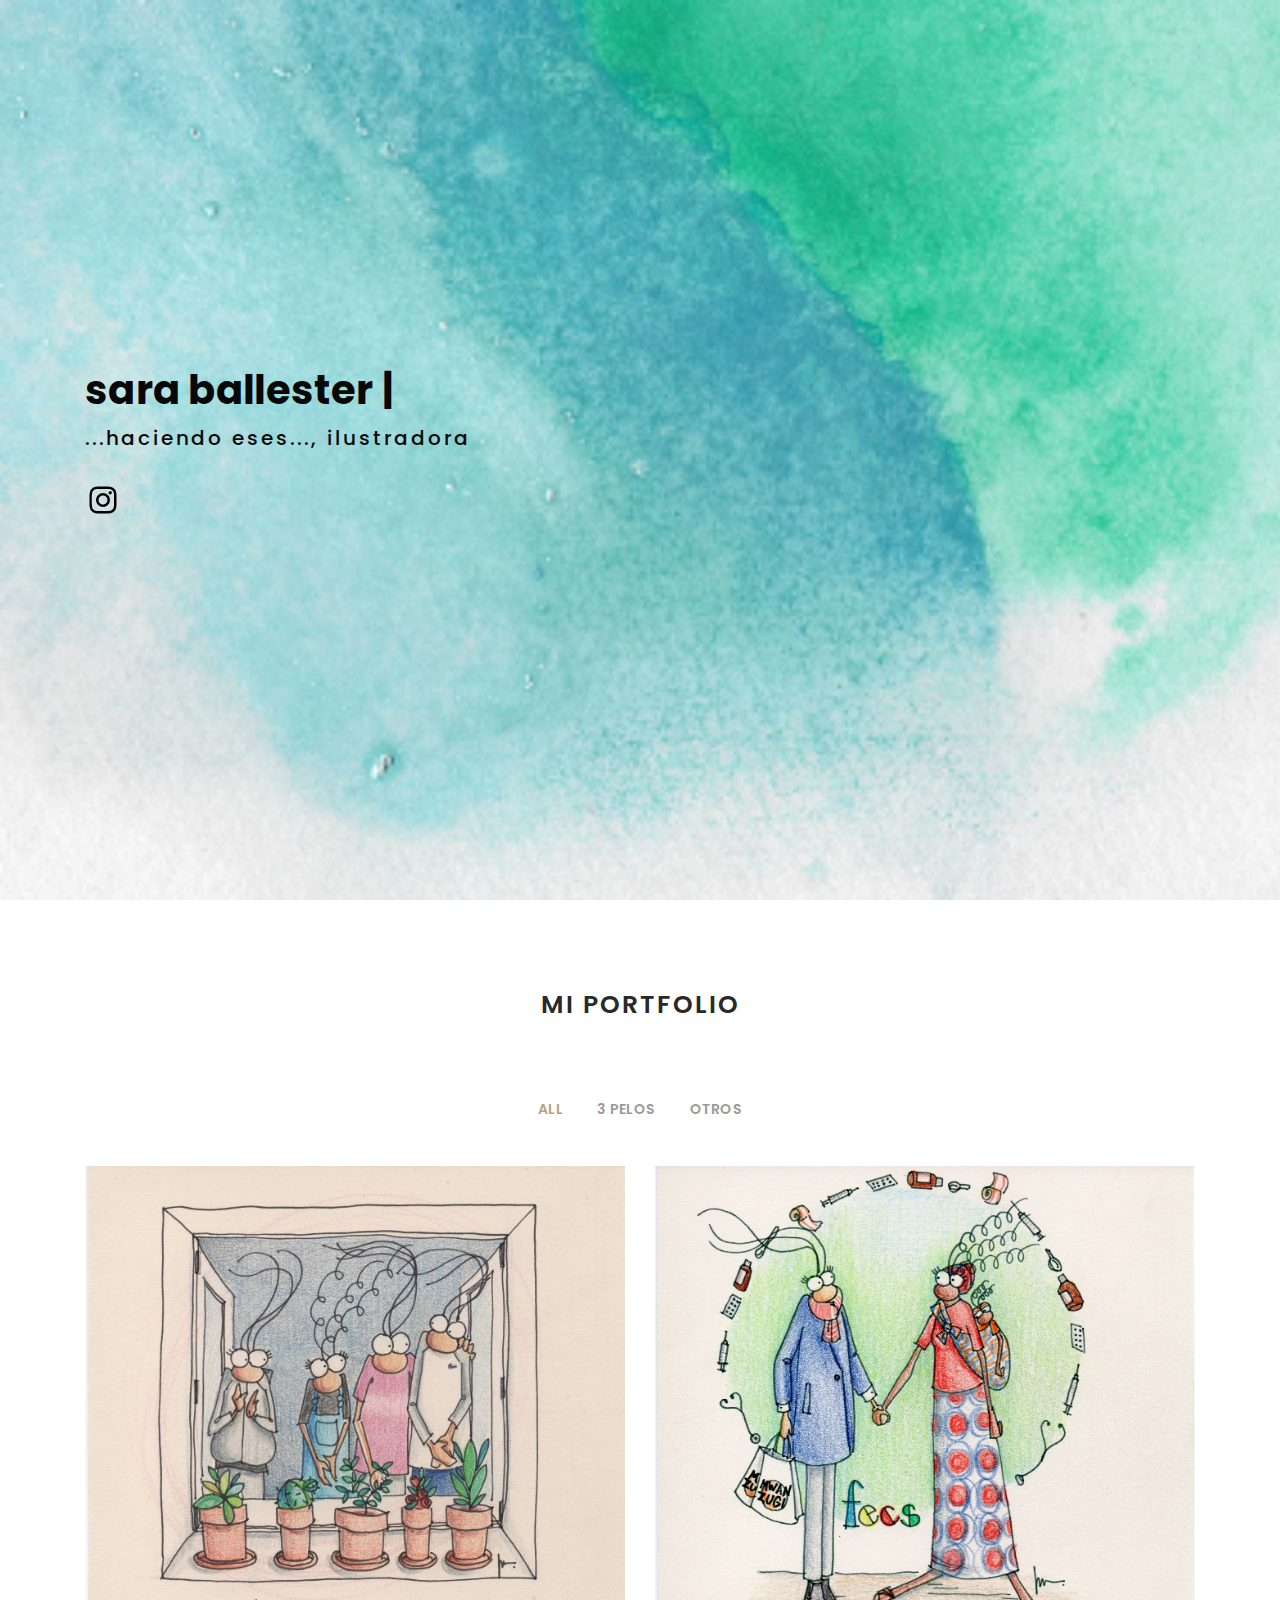
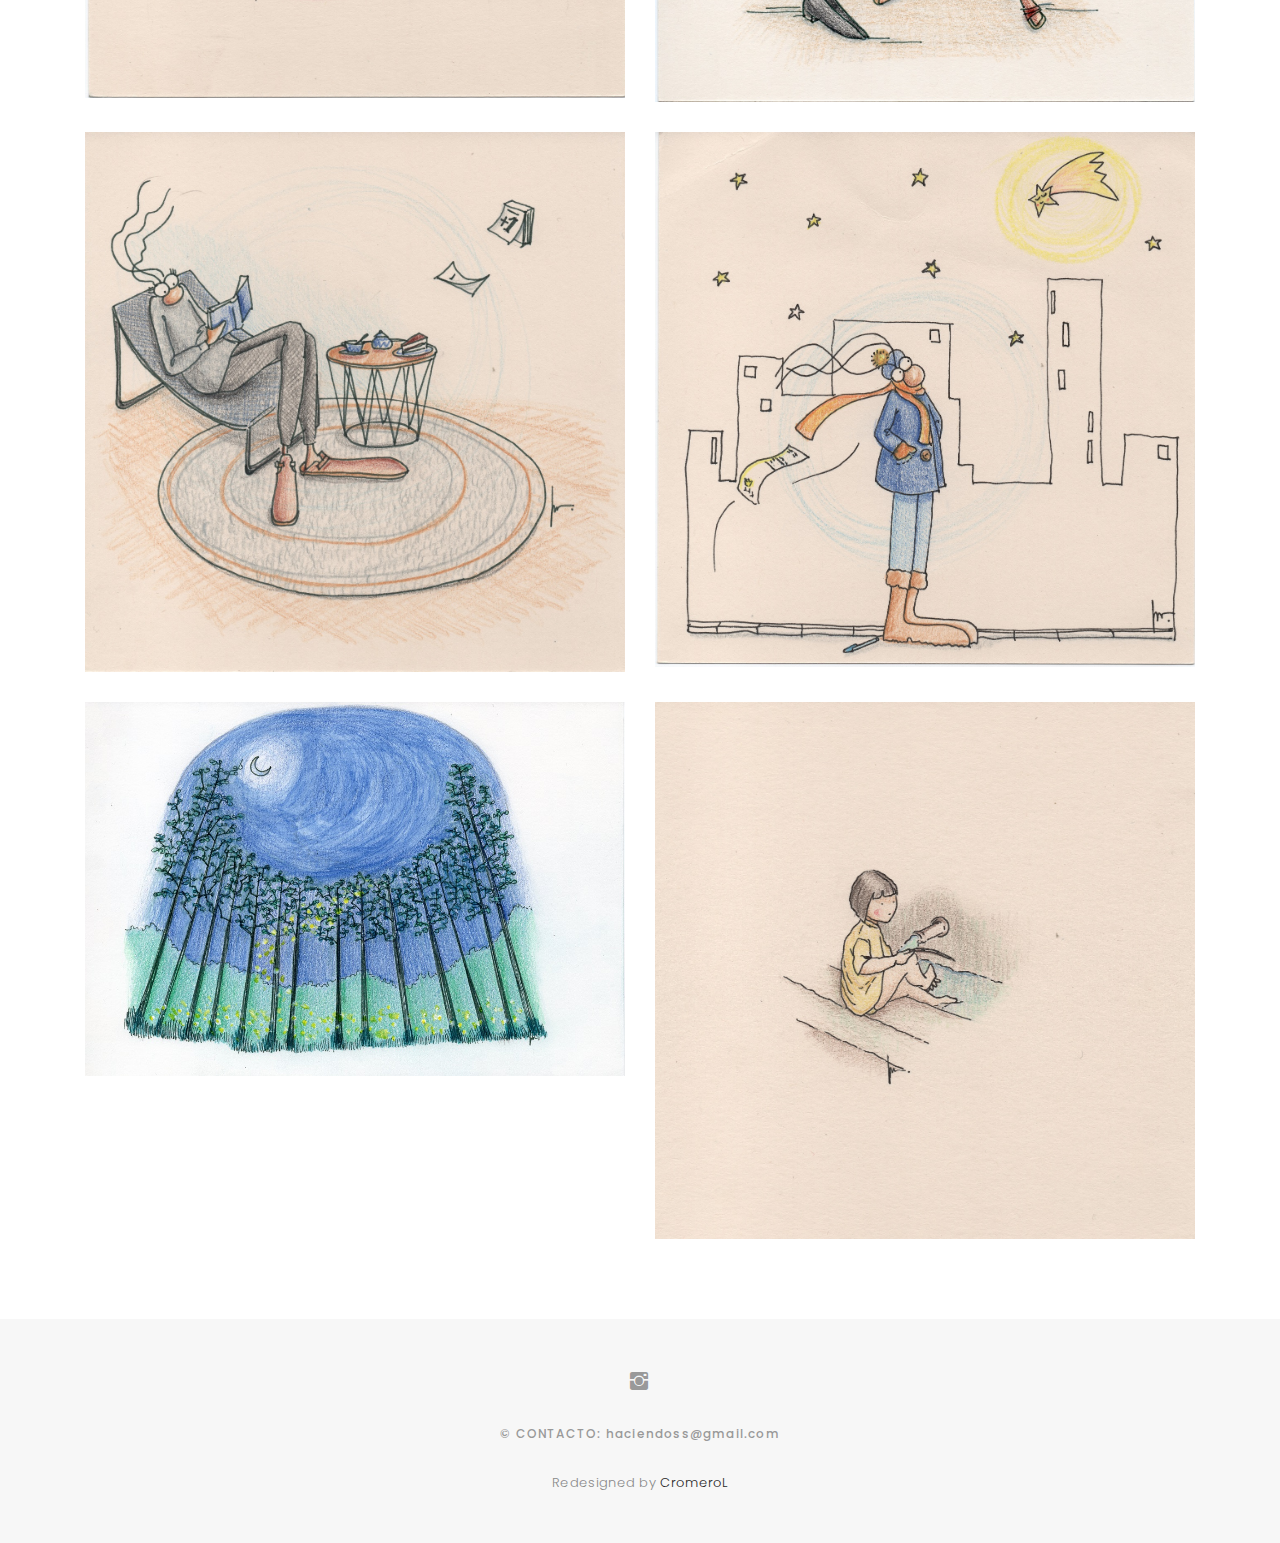
<file: index.html>
<!DOCTYPE html>
<html lang="es">

<head>
  <meta charset="utf-8">
  <meta content="width=device-width, initial-scale=1.0" name="viewport">

  <title>haciendoeses</title>
  <meta content="" name="description">
  <meta content="" name="keywords">

  <!-- Favicons -->
  <link href="assets/img/favicon.png" rel="icon">
  <link href="assets/img/apple-touch-icon.png" rel="apple-touch-icon">

  <!-- Google Fonts -->
  <link href="https://fonts.googleapis.com/css?family=Poppins:300,300i,400,400i,500,500i,600,600i,700,700i|Playfair+Display:400,400i,500,500i,600,600i,700,700i,900,900i" rel="stylesheet">

  <!-- Vendor CSS Files -->
  <link href="assets/vendor/bootstrap/css/bootstrap.min.css" rel="stylesheet">
  <link href="assets/vendor/hover/hover.min.css" rel="stylesheet">
  <link href="assets/vendor/ionicons/css/ionicons.min.css" rel="stylesheet">
  <link href="assets/vendor/boxicons/css/boxicons.min.css" rel="stylesheet">
  <link href="assets/vendor/venobox/venobox.css" rel="stylesheet">
  <link href="assets/vendor/owl.carousel/assets/owl.carousel.min.css" rel="stylesheet">

  <!-- Template Main CSS File -->
  <link href="assets/css/style.css" rel="stylesheet">

  <!-- =======================================================
  * Template Name: Folio - v2.2.0
  * Template URL: https://bootstrapmade.com/folio-bootstrap-portfolio-template/
  * Author: BootstrapMade.com
  * License: https://bootstrapmade.com/license/
  ======================================================== -->
</head>

<body>

  <!-- ======= Navbar ======= -->
  <nav id="main-nav">
    <div class="row">
      <div class="container">

        <div class="logo">
          <a href="index.html"><img src="assets/img//Logotipo.png" alt="logo"></a>
        </div>

        <div class="responsive"><i data-icon="m" class="ion-navicon-round"></i></div>

        <ul class="nav-menu list-unstyled">
          <li><a href="index.html" class="smoothScroll">Home</a></li>
          <!--<li><a href="#about" class="smoothScroll">About</a></li>-->
          <li><a href="#portfolio" class="smoothScroll">Portfolio</a></li>
          <!--<li><a href="#journal" class="smoothScroll">Blog</a></li>-->
          <li><a href="#contact" class="smoothScroll">Contacto</a></li>
        </ul>

      </div>
    </div>
  </nav><!-- End Navbar -->

  <!-- ======= Hero Section ======= -->
  <div id="hero" class="home">

    <div class="container">
      <div class="hero-content">
        <h1>Sara Ballester <span class="typed"></span></h1>
        <p class="typed-items" style="text-transform: lowercase;" data-typed-person="">...haciendo eses..., Ilustradora</p>

        <ul class="list-unstyled list-social">
          <!--<li><a href="#"><i class="ion-social-facebook"></i></a></li>
          <li><a href="#"><i class="ion-social-twitter"></i></a></li>
          <li><a href="#"><i class="ion-social-googleplus"></i></a></li>
          <li><a href="#"><i class="ion-social-tumblr"></i></a></li>
          <li><a href="#"><i class="ion-social-dribbble"></i></a></li>-->

          <li><a href="https://www.instagram.com/haciendoeses/"><img src="assets/img/instagram-logo-36.png"></a></li>
        </ul>
      </div>
    </div>
  </div><!-- End Hero -->

  <main id="main">

    

    <!-- ======= About Section ======= 
    <div id="about" class="paddsection">
      <div class="container">
        <div class="row justify-content-between">

          <div class="col-lg-4 ">
            <div class="div-img-bg">
              <div class="about-img">
                <img src="assets/img/me.jpg" class="img-responsive" alt="me">
              </div>
            </div>
          </div>

          <div class="col-lg-7">
            <div class="about-descr">

              <p class="p-heading">im a ux /ui designer austin based who loves clean, simple & unique design. i also enjoy crafting brand identities, icons, & ilustration work. </p>
              <p class="separator">To an English person, it will seem like simplified English, as a skeptical Cambridge friend of mine told me what Occidental is. The European languages are members of the same family.English person.</p>

            </div>

          </div>
        </div>
      </div>
    </div>-- End About Section -->

    <!-- ======= Services Section ======= -
    <div id="services">
      <div class="container">

        <div class="services-carousel owl-theme">

          <div class="services-block">

            <i class="ion-ios-browsers-outline"></i>
            <span>UI/UX DESIGN</span>
            <p class="separator">To an English person, it will seem like simplified English,told me what </p>

          </div>

          <div class="services-block">

            <i class="ion-ios-lightbulb-outline"></i>
            <span>BRAND IDENTITY</span>
            <p class="separator">To an English person, it will seem like simplified English,told me what </p>

          </div>

          <div class="services-block">

            <i class="ion-ios-color-wand-outline"></i>
            <span>WEB DESIGN</span>
            <p class="separator">To an English person, it will seem like simplified English,told me what </p>

          </div>

          <div class="services-block">

            <i class="ion-social-android-outline"></i>
            <span>MOBILE APPS</span>
            <p class="separator">To an English person, it will seem like simplified English,told me what </p>

          </div>

          <div class="services-block">

            <i class="ion-ios-analytics-outline"></i>
            <span>Analytics</span>
            <p class="separator">To an English person, it will seem like simplified English,told me what </p>

          </div>

          <div class="services-block">

            <i class="ion-ios-camera-outline"></i>
            <span>PHOTOGRAPHY</span>
            <p class="separator">To an English person, it will seem like simplified English,told me what </p>

          </div>

        </div>

      </div>

    </div>-- End Services Section -->

  

    <!-- ======= Portfolio Section ======= -->
    <div id="portfolio" class="paddsection">

      <div class="container">
        <div class="section-title text-center">
          <h2>Mi Portfolio</h2>
        </div>
      </div>

      <div class="container">

        <div class="row">
          <div class="col-lg-12 d-flex justify-content-center">
            <ul id="portfolio-flters">
              <li data-filter="*" class="filter-active">All</li>
              <li data-filter=".filter-app">3 Pelos</li>
              <li data-filter=".filter-card">Otros</li>
              <!---<li data-filter=".filter-web">Web</li>-->
            </ul>
          </div>
        </div>

        <div class="row portfolio-container">

          <div class="col-lg-6 col-md-6 portfolio-item filter-app">
            <img src="assets/img/familias/Applause.jpeg" class="img-fluid" alt="">
            <div class="portfolio-info">
              <h4>La Familia</h4>
              <p>3 Pelos</p>
              <a href="assets/img/familias/Applause.jpeg" data-gall="portfolioGallery" class="venobox preview-link" title="Applause"><i class="bx bx-plus"></i></a>
              <a href="familias.html" class="details-link" title="More Details"><i class="bx bx-link"></i></a>
            </div>
          </div>

         <!--- <div class="col-lg-4 col-md-6 portfolio-item filter-web">
            <img src="assets/img/portfolio/portfolio-2.jpg" class="img-fluid" alt="">
            <div class="portfolio-info">
              <h4>Web 3</h4>
              <p>Web</p>
              <a href="assets/img/portfolio/portfolio-2.jpg" data-gall="portfolioGallery" class="venobox preview-link" title="Web 3"><i class="bx bx-plus"></i></a>
              <a href="portfolio-details.html" class="details-link" title="More Details"><i class="bx bx-link"></i></a>
            </div>
          </div>-->

          <div class="col-lg-6 col-md-6 portfolio-item filter-app">
            <img src="assets/img/FECS/Mercadillo1.jpg" class="img-fluid" alt="">
            <div class="portfolio-info">
              <h4>Fecs</h4>
              <p>3 Pelos</p>
              <a href="assets/img/FECS/Mercadillo1.jpg" data-gall="portfolioGallery" class="venobox preview-link" title="Mercadillo1"><i class="bx bx-plus"></i></a>
              <a href="fecs.html" class="details-link" title="More Details"><i class="bx bx-link"></i></a>
            </div>
          </div>

          

          <!--<div class="col-lg-4 col-md-6 portfolio-item filter-web">
            <img src="assets/img/portfolio/portfolio-5.jpg" class="img-fluid" alt="">
            <div class="portfolio-info">
              <h4>Web 2</h4>
              <p>Web</p>
              <a href="assets/img/portfolio/portfolio-5.jpg" data-gall="portfolioGallery" class="venobox preview-link" title="Web 2"><i class="bx bx-plus"></i></a>
              <a href="portfolio-details.html" class="details-link" title="More Details"><i class="bx bx-link"></i></a>
            </div>
          </div>-->

          <div class="col-lg-6 col-md-6 portfolio-item filter-app">
            <img src="assets/img/Gente/OneMY.jpeg" class="img-fluid" alt="">
            <div class="portfolio-info">
              <h4>Gente</h4>
              <p>3 Pelos</p>
              <a href="assets/img/Gente/OneMY.jpeg" data-gall="portfolioGallery" class="venobox preview-link" title="OneMY"><i class="bx bx-plus"></i></a>
              <a href="gente.html" class="details-link" title="More Details"><i class="bx bx-link"></i></a>
            </div>
          </div>

          <div class="col-lg-6 col-md-6 portfolio-item filter-app">
            <img src="assets/img/Navidad/Cwishes.jpeg" class="img-fluid" alt="">
            <div class="portfolio-info">
              <h4>Navidad</h4>
              <p>3 Pelos</p>
              <a href="assets/img/Navidad/Cwishes.jpeg" data-gall="portfolioGallery" class="venobox preview-link" title="Cwishes"><i class="bx bx-plus"></i></a>
              <a href="navidad.html" class="details-link" title="More Details"><i class="bx bx-link"></i></a>
            </div>
          </div>

          <div class="col-lg-6 col-md-6 portfolio-item filter-card">
            <img src="assets/img/Luciernagas/Noche.jpg" class="img-fluid" alt="">
            <div class="portfolio-info">
              <h4>Cuentos</h4>
              <p>Otros</p>
              <a href="assets/img/Luciernagas/Noche.jpg" data-gall="portfolioGallery" class="venobox preview-link" title="Noche"><i class="bx bx-plus"></i></a>
              <a href="cuento.html" class="details-link" title="More Details"><i class="bx bx-link"></i></a>
            </div>
          </div>

          <div class="col-lg-6 col-md-6 portfolio-item filter-card">
            <img src="assets/img/Totum/En la fuente.jpeg" class="img-fluid" alt="">
            <div class="portfolio-info">
              <h4>Totum revolutum</h4>
              <p>Otros</p>
              <a href="assets/img/Totum/En la fuente.jpeg" data-gall="portfolioGallery" class="venobox preview-link" title="Noche"><i class="bx bx-plus"></i></a>
              <a href="totum.html" class="details-link" title="More Details"><i class="bx bx-link"></i></a>
            </div>
          </div>

        </div>

      </div>

    </div><!-- End Portfolio Section -->

    <!-- ======= Journal Section ======= 
    <div id="journal" class="text-left paddsection">

      <div class="container">
        <div class="section-title text-center">
          <h2>journal</h2>
        </div>
      </div>

      <div class="container">
        <div class="journal-block">
          <div class="row">

            <div class="col-lg-4 col-md-6">
              <div class="journal-info">

                <a href="blog-single.html"><img src="assets/img/blog-post-1.jpg" class="img-responsive" alt="img"></a>

                <div class="journal-txt">

                  <h4><a href="blog-single.html">SO LETS MAKE THE MOST IS BEAUTIFUL</a></h4>
                  <p class="separator">To an English person, it will seem like simplified English
                  </p>

                </div>

              </div>
            </div>

            <div class="col-lg-4 col-md-6">
              <div class="journal-info">

                <a href="blog-single.html"><img src="assets/img/blog-post-2.jpg" class="img-responsive" alt="img"></a>

                <div class="journal-txt">

                  <h4><a href="blog-single.html">WE'RE GONA MAKE DREAMS COMES</a></h4>
                  <p class="separator">To an English person, it will seem like simplified English
                  </p>

                </div>

              </div>
            </div>

            <div class="col-lg-4 col-md-6">
              <div class="journal-info">

                <a href="blog-single.html"><img src="assets/img/blog-post-3.jpg" class="img-responsive" alt="img"></a>

                <div class="journal-txt">

                  <h4><a href="blog-single.html">NEW LIFE CIVILIZATIONS TO BOLDLY</a></h4>
                  <p class="separator">To an English person, it will seem like simplified English
                  </p>

                </div>

              </div>
            </div>

          </div>
        </div>
      </div>

    </div> End Journal Section -->

    <!-- ======= Contact Section ======= 
    <div id="contact" class="paddsection">
      <div class="container">
        <div class="contact-block1">
          <div class="row">

            <div class="col-lg-6">
              <div class="contact-contact">

                <h2 class="mb-30">Contacto</h2>

                <ul class="contact-details">
                  
                  <li><span>haciendoss@gmail.com</span></li>
                </ul>

              </div>
            </div>

            
            <div class="col-lg-6">
              <form action="mailto:someone@example.com" method="post" role="form" class="php-email-form">
                <div class="row">

                  <div class="col-lg-6">
                    <div class="form-group contact-block1">
                      <input type="text" name="name" class="form-control" id="name" placeholder="Your Name" data-rule="minlen:4" data-msg="Please enter at least 4 chars" />
                      <div class="validate"></div>
                    </div>
                  </div>

                  <div class="col-lg-6">
                    <div class="form-group">
                      <input type="email" class="form-control" name="email" id="email" placeholder="Your Email" data-rule="email" data-msg="Please enter a valid email" />
                      <div class="validate"></div>
                    </div>
                  </div>

                  <div class="col-lg-12">
                    <div class="form-group">
                      <input type="text" class="form-control" name="subject" id="subject" placeholder="Subject" data-rule="minlen:4" data-msg="Please enter at least 8 chars of subject" />
                      <div class="validate"></div>
                    </div>
                  </div>

                  <div class="col-lg-12">
                    <div class="form-group">
                      <textarea class="form-control" name="message" rows="12" data-rule="required" data-msg="Please write something for us" placeholder="Message"></textarea>
                      <div class="validate"></div>
                    </div>
                  </div>

                  <div class="col-lg-12 mb-3">
                    <div class="loading">Loading</div>
                    <div class="error-message"></div>
                    <div class="sent-message">Your message has been sent. Thank you!</div>
                  </div>

                  <div class="col-lg-12">
                    <input type="submit" class="btn btn-defeault btn-send" value="Send message">
                  </div>

                </div>
              </form>
            </div>
          </div>
        </div>
      </div>
    </div>-- End Contact Section -->

  </main><!-- End #main -->

  <!-- ======= Footer ======= -->
  <div id="footer" class="text-center">
    <div class="container">
      <div class="socials-media text-center">

        <ul class="list-unstyled">
          
          <li><a href="https://www.instagram.com/haciendoeses/"><i class="ion-social-instagram"></i></a></li>
          
        </ul>

      </div>

      <p>&copy; Contacto: <a style="text-transform: lowercase;">haciendoss@gmail.com</a></p>

      <div class="credits">
        <!--
        All the links in the footer should remain intact.
        You can delete the links only if you purchased the pro version.
        Licensing information: https://bootstrapmade.com/license/
        Purchase the pro version with working PHP/AJAX contact form: https://bootstrapmade.com/buy/?theme=Folio
      -->
      Redesigned by <a href="https://bootstrapmade.com/">CromeroL</a>
      </div>

    </div>
  </div><!-- End Footer -->

  <!-- Vendor JS Files -->
  <script src="assets/vendor/jquery/jquery.min.js"></script>
  <script src="assets/vendor/bootstrap/js/bootstrap.bundle.min.js"></script>
  <script src="assets/vendor/jquery.easing/jquery.easing.min.js"></script>
  <script src="assets/vendor/php-email-form/validate.js"></script>
  <script src="assets/vendor/typed/typed.js"></script>
  <script src="assets/vendor/jquery-sticky/jquery.sticky.js"></script>
  <script src="assets/vendor/isotope-layout/isotope.pkgd.min.js"></script>
  <script src="assets/vendor/venobox/venobox.min.js"></script>
  <script src="assets/vendor/owl.carousel/owl.carousel.min.js"></script>

  <!-- Template Main JS File -->
  <script src="assets/js/main.js"></script>

</body>

</html>
</file>
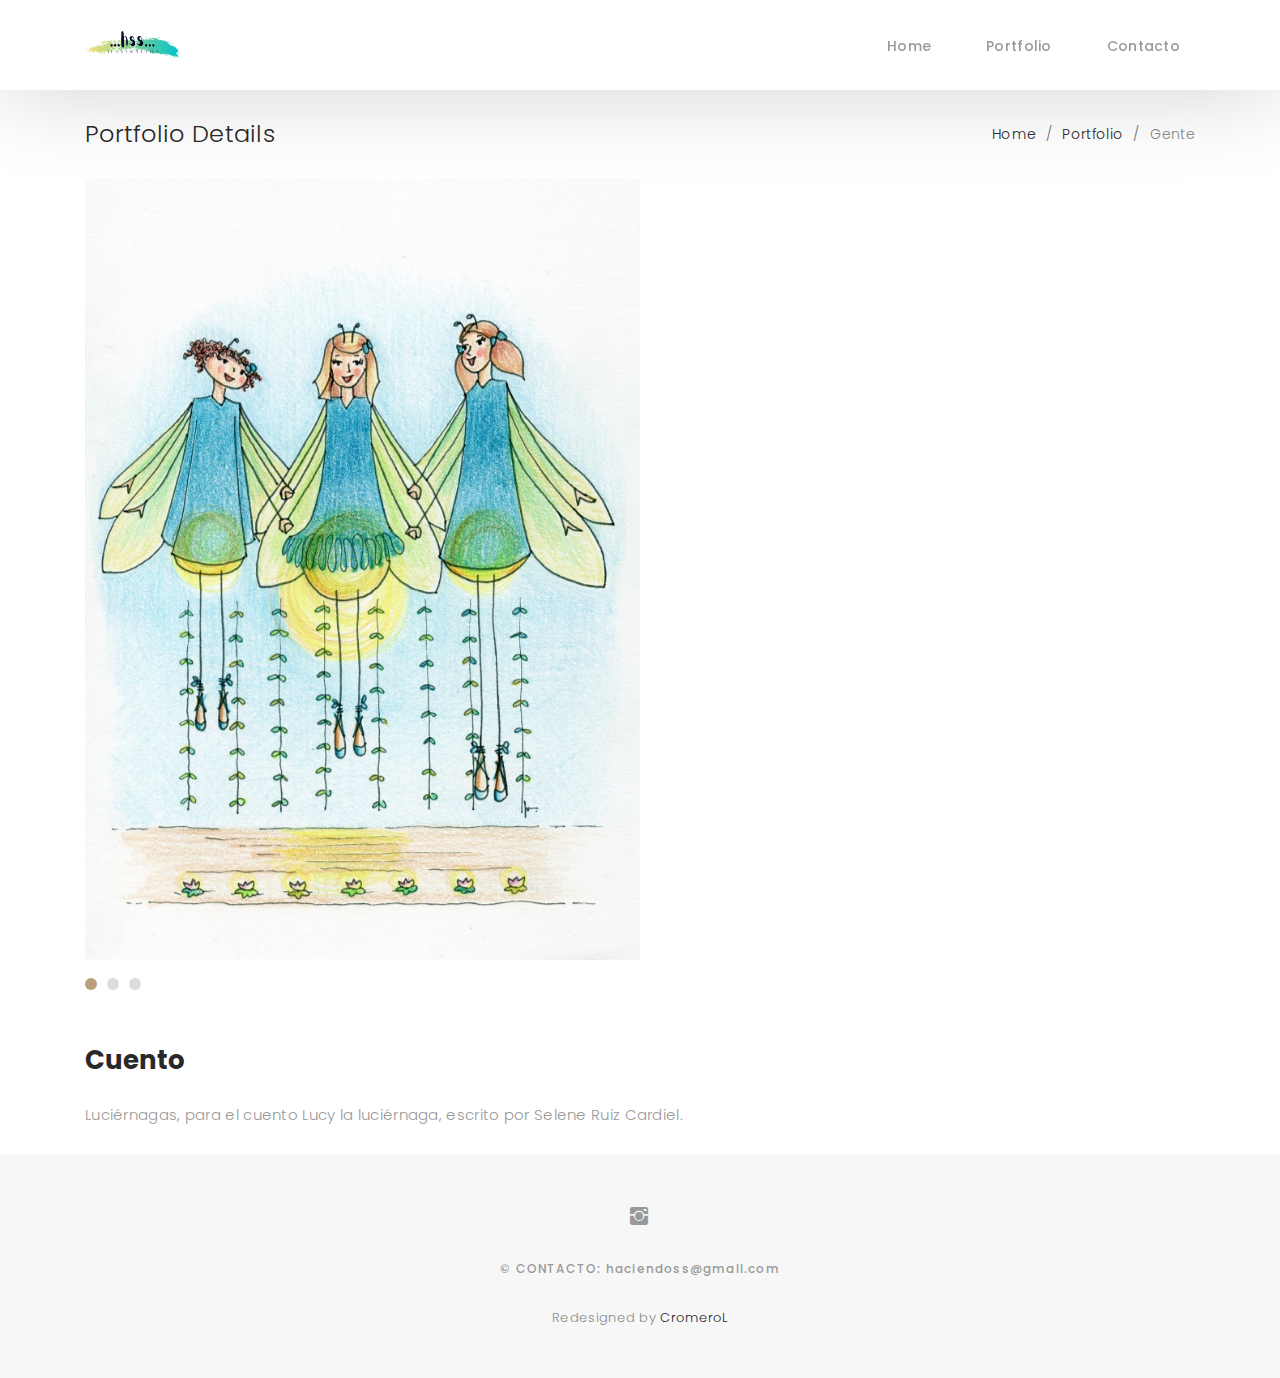
<file: cuento.html>
<!DOCTYPE html>
<html lang="es">

<head>
  <meta charset="utf-8">
  <meta content="width=device-width, initial-scale=1.0" name="viewport">

  <title>haciendoeses</title>
  <meta content="" name="description">
  <meta content="" name="keywords">

  <!-- Favicons -->
  <link href="assets/img/favicon.png" rel="icon">
  <link href="assets/img/apple-touch-icon.png" rel="apple-touch-icon">

  <!-- Google Fonts -->
  <link href="https://fonts.googleapis.com/css?family=Poppins:300,300i,400,400i,500,500i,600,600i,700,700i|Playfair+Display:400,400i,500,500i,600,600i,700,700i,900,900i" rel="stylesheet">

  <!-- Vendor CSS Files -->
  <link href="assets/vendor/bootstrap/css/bootstrap.min.css" rel="stylesheet">
  <link href="assets/vendor/hover/hover.min.css" rel="stylesheet">
  <link href="assets/vendor/ionicons/css/ionicons.min.css" rel="stylesheet">
  <link href="assets/vendor/boxicons/css/boxicons.min.css" rel="stylesheet">
  <link href="assets/vendor/venobox/venobox.css" rel="stylesheet">
  <link href="assets/vendor/owl.carousel/assets/owl.carousel.min.css" rel="stylesheet">

  <!-- Template Main CSS File -->
  <link href="assets/css/style.css" rel="stylesheet">

  <!-- =======================================================
  * Template Name: Folio - v2.2.0
  * Template URL: https://bootstrapmade.com/folio-bootstrap-portfolio-template/
  * Author: BootstrapMade.com
  * License: https://bootstrapmade.com/license/
  ======================================================== -->
</head>

<body>

  <!-- ======= Navbar ======= -->
  <nav id="main-nav" class="subpage-nav">
    <div class="row">
      <div class="container">

        <div class="logo">
          <a href="index.html"><img src="assets/img//Logotipo.png" alt="logo"></a>
        </div>

        <div class="responsive"><i data-icon="m" class="ion-navicon-round"></i></div>

        <ul class="nav-menu list-unstyled">
          <li><a href="index.html" class="smoothScroll">Home</a></li>
          <!--<li><a href="#about" class="smoothScroll">About</a></li>-->
          <li><a href="index.html#portfolio" class="smoothScroll">Portfolio</a></li>
          <!--<li><a href="#journal" class="smoothScroll">Blog</a></li>-->
          <li><a href="#contact" class="smoothScroll">Contacto</a></li>
        </ul>

      </div>
    </div>
  </nav><!-- End Navbar -->

  <main id="main">

    <!-- ======= Breadcrumbs Section ======= -->
    <section class="breadcrumbs">
      <div class="container">

        <div class="d-flex justify-content-between align-items-center">
          <h2>Portfolio Details</h2>
          <ol>
            <li><a href="index.html">Home</a></li>
            <li><a href="">Portfolio</a></li>
            <li>Gente</li>
          </ol>
        </div>

      </div>
    </section><!-- Breadcrumbs Section -->

    <!-- ======= Portfolio Details Section ======= -->
    <section class="portfolio-details">
      <div class="container">

        <div class="portfolio-details-container">

          <div style="width: 50%; height: 50%;" class="owl-carousel portfolio-details-carousel">
            <img src="assets/img/Luciernagas/3G.jpg" class="img-fluid" alt="">
            <img src="assets/img/Luciernagas/LucyB.jpg" class="img-fluid" alt="">
            <img src="assets/img/Luciernagas/Noche.jpg" class="img-fluid" alt="">
          
          </div>

          <!--
          <div class="portfolio-info">
            <h3>Project information</h3>
            <ul>
              <li><strong>Category</strong>: Web design</li>
              <li><strong>Client</strong>: ASU Company</li>
              <li><strong>Project date</strong>: 01 March, 2020</li>
              <li><strong>Project URL</strong>: <a href="#">www.example.com</a></li>
            </ul>
          </div>-->

        </div>

        <div class="portfolio-description">
          <h2>Cuento</h2>
          <p>
            Luciérnagas, para el cuento Lucy la luciérnaga, escrito por Selene Ruiz Cardiel.
          </p>
        </div>
      </div>
    </section><!-- End Portfolio Details Section -->

  </main><!-- End #main -->

  <!-- ======= Footer ======= -->
  <div id="footer" class="text-center">
    <div class="container">
      <div class="socials-media text-center">

        <ul class="list-unstyled">
          
          <li><a href="https://www.instagram.com/haciendoeses/"><i class="ion-social-instagram"></i></a></li>
         
        </ul>

      </div>

      <p>&copy; Contacto: <a style="text-transform: lowercase;">haciendoss@gmail.com</a></p>

      <div class="credits">
        <!--
        All the links in the footer should remain intact.
        You can delete the links only if you purchased the pro version.
        Licensing information: https://bootstrapmade.com/license/
        Purchase the pro version with working PHP/AJAX contact form: https://bootstrapmade.com/buy/?theme=Folio
      -->
        Redesigned by <a href="https://bootstrapmade.com/">CromeroL</a>
      </div>

    </div>
  </div><!-- End Footer -->

  <!-- Vendor JS Files -->
  <script src="assets/vendor/jquery/jquery.min.js"></script>
  <script src="assets/vendor/bootstrap/js/bootstrap.bundle.min.js"></script>
  <script src="assets/vendor/jquery.easing/jquery.easing.min.js"></script>
  <script src="assets/vendor/php-email-form/validate.js"></script>
  <script src="assets/vendor/typed/typed.js"></script>
  <script src="assets/vendor/jquery-sticky/jquery.sticky.js"></script>
  <script src="assets/vendor/isotope-layout/isotope.pkgd.min.js"></script>
  <script src="assets/vendor/venobox/venobox.min.js"></script>
  <script src="assets/vendor/owl.carousel/owl.carousel.min.js"></script>

  <!-- Template Main JS File -->
  <script src="assets/js/main.js"></script>

</body>

</html>
</file>
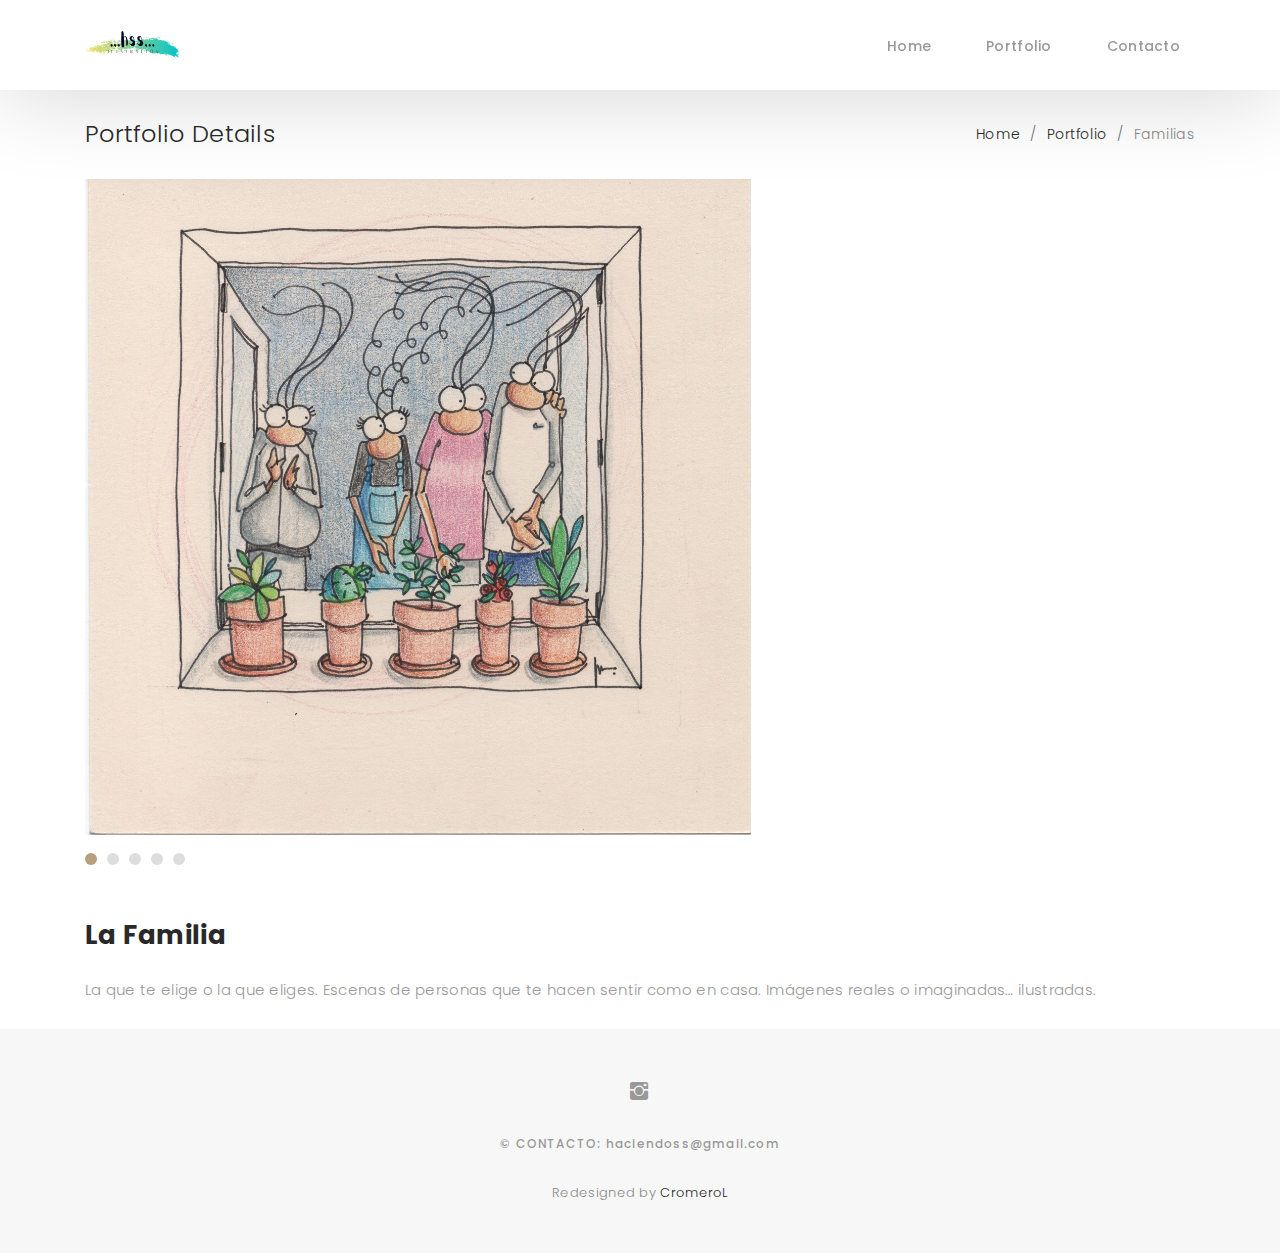
<file: familias.html>
<!DOCTYPE html>
<html lang="es">

<head>
  <meta charset="utf-8">
  <meta content="width=device-width, initial-scale=1.0" name="viewport">

  <title>haciendoeses</title>
  <meta content="" name="description">
  <meta content="" name="keywords">

  <!-- Favicons -->
  <link href="assets/img/favicon.png" rel="icon">
  <link href="assets/img/apple-touch-icon.png" rel="apple-touch-icon">

  <!-- Google Fonts -->
  <link href="https://fonts.googleapis.com/css?family=Poppins:300,300i,400,400i,500,500i,600,600i,700,700i|Playfair+Display:400,400i,500,500i,600,600i,700,700i,900,900i" rel="stylesheet">

  <!-- Vendor CSS Files -->
  <link href="assets/vendor/bootstrap/css/bootstrap.min.css" rel="stylesheet">
  <link href="assets/vendor/hover/hover.min.css" rel="stylesheet">
  <link href="assets/vendor/ionicons/css/ionicons.min.css" rel="stylesheet">
  <link href="assets/vendor/boxicons/css/boxicons.min.css" rel="stylesheet">
  <link href="assets/vendor/venobox/venobox.css" rel="stylesheet">
  <link href="assets/vendor/owl.carousel/assets/owl.carousel.min.css" rel="stylesheet">

  <!-- Template Main CSS File -->
  <link href="assets/css/style.css" rel="stylesheet">

  <!-- =======================================================
  * Template Name: Folio - v2.2.0
  * Template URL: https://bootstrapmade.com/folio-bootstrap-portfolio-template/
  * Author: BootstrapMade.com
  * License: https://bootstrapmade.com/license/
  ======================================================== -->
</head>

<body>

  <!-- ======= Navbar ======= -->
  <nav id="main-nav" class="subpage-nav">
    <div class="row">
      <div class="container">

        <div class="logo">
          <a href="index.html"><img src="assets/img//Logotipo.png" alt="logo"></a>
        </div>

        <div class="responsive"><i data-icon="m" class="ion-navicon-round"></i></div>

        <ul class="nav-menu list-unstyled">
          <li><a href="index.html" class="smoothScroll">Home</a></li>
          <!--<li><a href="#about" class="smoothScroll">About</a></li>-->
          <li><a href="index.html#portfolio" class="smoothScroll">Portfolio</a></li>
          <!--<li><a href="#journal" class="smoothScroll">Blog</a></li>-->
          <li><a href="#contact" class="smoothScroll">Contacto</a></li>
        </ul>

      </div>
    </div>
  </nav><!-- End Navbar -->

  <main id="main">

    <!-- ======= Breadcrumbs Section ======= -->
    <section class="breadcrumbs">
      <div class="container">

        <div class="d-flex justify-content-between align-items-center">
          <h2>Portfolio Details</h2>
          <ol>
            <li><a href="index.html">Home</a></li>
            <li><a href="">Portfolio</a></li>
            <li>Familias</li>
          </ol>
        </div>

      </div>
    </section><!-- Breadcrumbs Section -->

    <!-- ======= Portfolio Details Section ======= -->
    <section class="portfolio-details">
      <div class="container">

        <div class="portfolio-details-container">

          <div style="width: 60%; height: 60%;" class="owl-carousel portfolio-details-carousel">
            <img src="assets/img/familias/Applause.jpeg" class="img-fluid" alt="">
            <img src="assets/img/familias/CanaTime.jpeg" class="img-fluid" alt="">
            <img src="assets/img/familias/Cousins.jpeg" class="img-fluid" alt="">
            <img src="assets/img/familias/FatherSon.jpeg" class="img-fluid" alt="">
            <img src="assets/img/familias/TdkGirls.jpeg" class="img-fluid" alt="">
          </div>

          <!--
          <div class="portfolio-info">
            <h3>Project information</h3>
            <ul>
              <li><strong>Category</strong>: Web design</li>
              <li><strong>Client</strong>: ASU Company</li>
              <li><strong>Project date</strong>: 01 March, 2020</li>
              <li><strong>Project URL</strong>: <a href="#">www.example.com</a></li>
            </ul>
          </div>-->

        </div>

        <div class="portfolio-description">
          <h2>La Familia</h2>
          <p>
            La que te elige o la que eliges.
            Escenas de personas que te hacen sentir como en casa.
            Imágenes reales o imaginadas… ilustradas.

          </p>
        </div>
      </div>
    </section><!-- End Portfolio Details Section -->

  </main><!-- End #main -->

  <!-- ======= Footer ======= -->
  <div id="footer" class="text-center">
    <div class="container">
      <div class="socials-media text-center">

        <ul class="list-unstyled">
          
          <li><a href="https://www.instagram.com/haciendoeses/"><i class="ion-social-instagram"></i></a></li>
         
        </ul>

      </div>

      <p>&copy; Contacto: <a style="text-transform: lowercase;">haciendoss@gmail.com</a></p>

      <div class="credits">
        <!--
        All the links in the footer should remain intact.
        You can delete the links only if you purchased the pro version.
        Licensing information: https://bootstrapmade.com/license/
        Purchase the pro version with working PHP/AJAX contact form: https://bootstrapmade.com/buy/?theme=Folio
      -->
        Redesigned by <a href="https://bootstrapmade.com/">CromeroL</a>
      </div>

    </div>
  </div><!-- End Footer -->

  <!-- Vendor JS Files -->
  <script src="assets/vendor/jquery/jquery.min.js"></script>
  <script src="assets/vendor/bootstrap/js/bootstrap.bundle.min.js"></script>
  <script src="assets/vendor/jquery.easing/jquery.easing.min.js"></script>
  <script src="assets/vendor/php-email-form/validate.js"></script>
  <script src="assets/vendor/typed/typed.js"></script>
  <script src="assets/vendor/jquery-sticky/jquery.sticky.js"></script>
  <script src="assets/vendor/isotope-layout/isotope.pkgd.min.js"></script>
  <script src="assets/vendor/venobox/venobox.min.js"></script>
  <script src="assets/vendor/owl.carousel/owl.carousel.min.js"></script>

  <!-- Template Main JS File -->
  <script src="assets/js/main.js"></script>

</body>

</html>
</file>
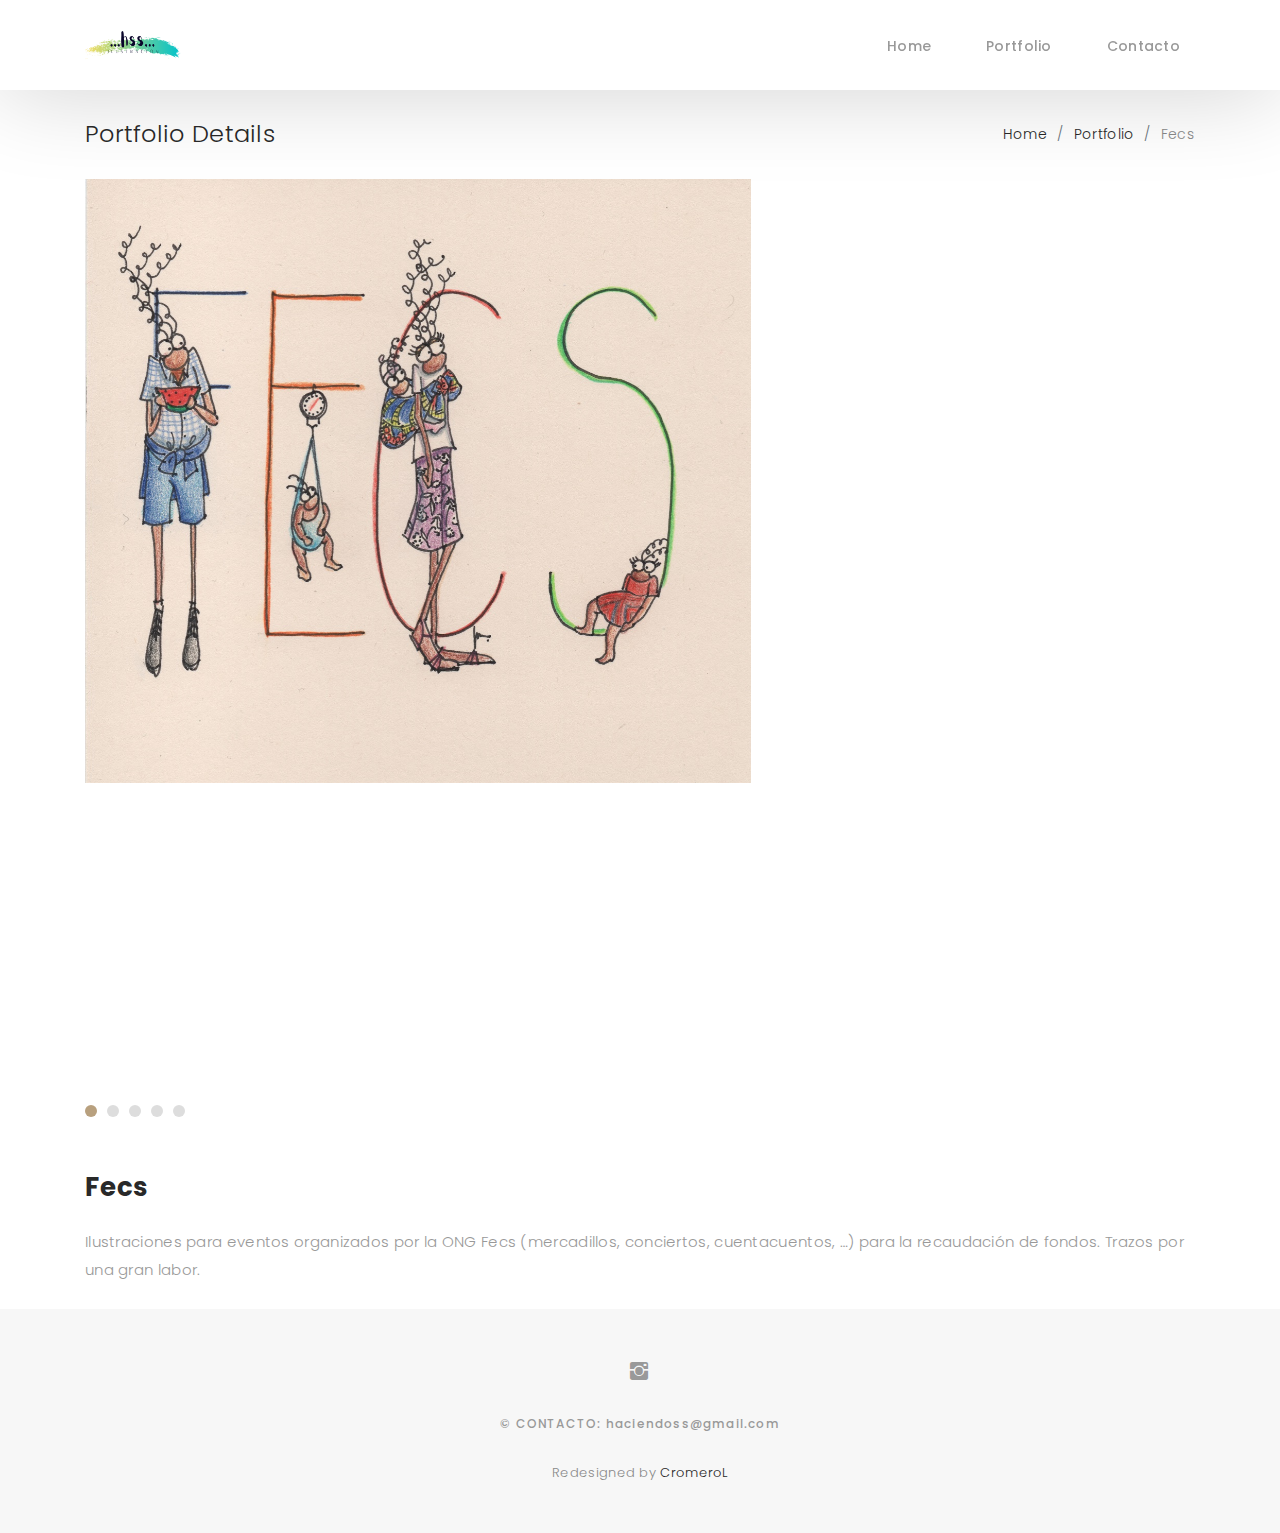
<file: fecs.html>
<!DOCTYPE html>
<html lang="es">

<head>
  <meta charset="utf-8">
  <meta content="width=device-width, initial-scale=1.0" name="viewport">

  <title>haciendoeses</title>
  <meta content="" name="description">
  <meta content="" name="keywords">

  <!-- Favicons -->
  <link href="assets/img/favicon.png" rel="icon">
  <link href="assets/img/apple-touch-icon.png" rel="apple-touch-icon">

  <!-- Google Fonts -->
  <link href="https://fonts.googleapis.com/css?family=Poppins:300,300i,400,400i,500,500i,600,600i,700,700i|Playfair+Display:400,400i,500,500i,600,600i,700,700i,900,900i" rel="stylesheet">

  <!-- Vendor CSS Files -->
  <link href="assets/vendor/bootstrap/css/bootstrap.min.css" rel="stylesheet">
  <link href="assets/vendor/hover/hover.min.css" rel="stylesheet">
  <link href="assets/vendor/ionicons/css/ionicons.min.css" rel="stylesheet">
  <link href="assets/vendor/boxicons/css/boxicons.min.css" rel="stylesheet">
  <link href="assets/vendor/venobox/venobox.css" rel="stylesheet">
  <link href="assets/vendor/owl.carousel/assets/owl.carousel.min.css" rel="stylesheet">

  <!-- Template Main CSS File -->
  <link href="assets/css/style.css" rel="stylesheet">

  <!-- =======================================================
  * Template Name: Folio - v2.2.0
  * Template URL: https://bootstrapmade.com/folio-bootstrap-portfolio-template/
  * Author: BootstrapMade.com
  * License: https://bootstrapmade.com/license/
  ======================================================== -->
</head>

<body>

  <!-- ======= Navbar ======= -->
  <nav id="main-nav" class="subpage-nav">
    <div class="row">
      <div class="container">

        <div class="logo">
          <a href="index.html"><img src="assets/img//Logotipo.png" alt="logo"></a>
        </div>

        <div class="responsive"><i data-icon="m" class="ion-navicon-round"></i></div>

        <ul class="nav-menu list-unstyled">
          <li><a href="index.html" class="smoothScroll">Home</a></li>
          <!--<li><a href="#about" class="smoothScroll">About</a></li>-->
          <li><a href="index.html#portfolio" class="smoothScroll">Portfolio</a></li>
          <!--<li><a href="#journal" class="smoothScroll">Blog</a></li>-->
          <li><a href="#contact" class="smoothScroll">Contacto</a></li>
        </ul>

      </div>
    </div>
  </nav><!-- End Navbar -->

  <main id="main">

    <!-- ======= Breadcrumbs Section ======= -->
    <section class="breadcrumbs">
      <div class="container">

        <div class="d-flex justify-content-between align-items-center">
          <h2>Portfolio Details</h2>
          <ol>
            <li><a href="index.html">Home</a></li>
            <li><a href="">Portfolio</a></li>
            <li>Fecs</li>
          </ol>
        </div>

      </div>
    </section><!-- Breadcrumbs Section -->

    <!-- ======= Portfolio Details Section ======= -->
    <section class="portfolio-details">
      <div class="container">

        <div class="portfolio-details-container">

          <div style="width: 60%; height: 60%;" class="owl-carousel portfolio-details-carousel">
            <img src="assets/img/FECS/fecs.venta.jpeg" class="img-fluid" alt="">
            <img src="assets/img/FECS/Mercadillo1.jpg" class="img-fluid" alt="">
            <img src="assets/img/FECS/Mercadillo2.jpg" class="img-fluid" alt="">
            <img src="assets/img/FECS/Mwanzugi bus.jpg" class="img-fluid" alt="">
            <img src="assets/img/FECS/Sotas.jpg" class="img-fluid" alt="">
          </div>

          <!--
          <div class="portfolio-info">
            <h3>Project information</h3>
            <ul>
              <li><strong>Category</strong>: Web design</li>
              <li><strong>Client</strong>: ASU Company</li>
              <li><strong>Project date</strong>: 01 March, 2020</li>
              <li><strong>Project URL</strong>: <a href="#">www.example.com</a></li>
            </ul>
          </div>-->

        </div>

        <div class="portfolio-description">
          <h2>Fecs</h2>
          <p>
            Ilustraciones para eventos organizados por la ONG Fecs (mercadillos, conciertos, cuentacuentos, …) para la recaudación de fondos. Trazos por una gran labor.

          </p>
        </div>
      </div>
    </section><!-- End Portfolio Details Section -->

  </main><!-- End #main -->

  <!-- ======= Footer ======= -->
  <div id="footer" class="text-center">
    <div class="container">
      <div class="socials-media text-center">

        <ul class="list-unstyled">
          
          <li><a href="https://www.instagram.com/haciendoeses/"><i class="ion-social-instagram"></i></a></li>
         
        </ul>

      </div>

      <p>&copy; Contacto: <a style="text-transform: lowercase;">haciendoss@gmail.com</a></p>

      <div class="credits">
        <!--
        All the links in the footer should remain intact.
        You can delete the links only if you purchased the pro version.
        Licensing information: https://bootstrapmade.com/license/
        Purchase the pro version with working PHP/AJAX contact form: https://bootstrapmade.com/buy/?theme=Folio
      -->
      Redesigned by <a href="https://bootstrapmade.com/">CromeroL</a>
      </div>

    </div>
  </div><!-- End Footer -->

  <!-- Vendor JS Files -->
  <script src="assets/vendor/jquery/jquery.min.js"></script>
  <script src="assets/vendor/bootstrap/js/bootstrap.bundle.min.js"></script>
  <script src="assets/vendor/jquery.easing/jquery.easing.min.js"></script>
  <script src="assets/vendor/php-email-form/validate.js"></script>
  <script src="assets/vendor/typed/typed.js"></script>
  <script src="assets/vendor/jquery-sticky/jquery.sticky.js"></script>
  <script src="assets/vendor/isotope-layout/isotope.pkgd.min.js"></script>
  <script src="assets/vendor/venobox/venobox.min.js"></script>
  <script src="assets/vendor/owl.carousel/owl.carousel.min.js"></script>

  <!-- Template Main JS File -->
  <script src="assets/js/main.js"></script>

</body>

</html>
</file>
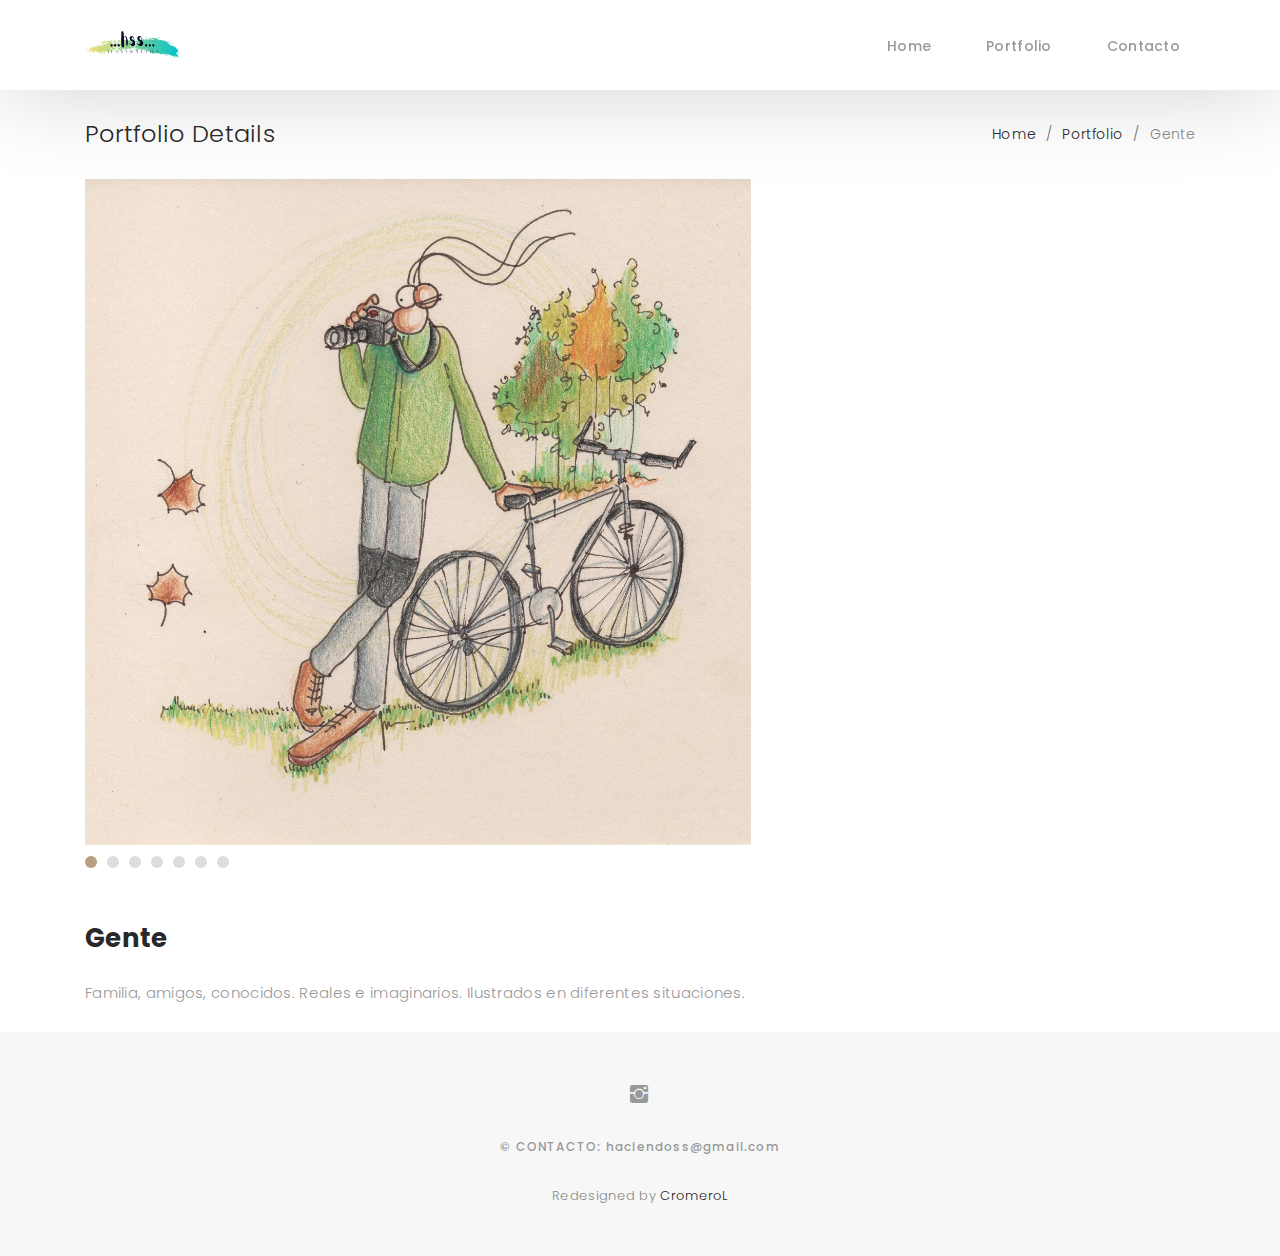
<file: gente.html>
<!DOCTYPE html>
<html lang="es">

<head>
  <meta charset="utf-8">
  <meta content="width=device-width, initial-scale=1.0" name="viewport">

  <title>haciendoeses</title>
  <meta content="" name="description">
  <meta content="" name="keywords">

  <!-- Favicons -->
  <link href="assets/img/favicon.png" rel="icon">
  <link href="assets/img/apple-touch-icon.png" rel="apple-touch-icon">

  <!-- Google Fonts -->
  <link href="https://fonts.googleapis.com/css?family=Poppins:300,300i,400,400i,500,500i,600,600i,700,700i|Playfair+Display:400,400i,500,500i,600,600i,700,700i,900,900i" rel="stylesheet">

  <!-- Vendor CSS Files -->
  <link href="assets/vendor/bootstrap/css/bootstrap.min.css" rel="stylesheet">
  <link href="assets/vendor/hover/hover.min.css" rel="stylesheet">
  <link href="assets/vendor/ionicons/css/ionicons.min.css" rel="stylesheet">
  <link href="assets/vendor/boxicons/css/boxicons.min.css" rel="stylesheet">
  <link href="assets/vendor/venobox/venobox.css" rel="stylesheet">
  <link href="assets/vendor/owl.carousel/assets/owl.carousel.min.css" rel="stylesheet">

  <!-- Template Main CSS File -->
  <link href="assets/css/style.css" rel="stylesheet">

  <!-- =======================================================
  * Template Name: Folio - v2.2.0
  * Template URL: https://bootstrapmade.com/folio-bootstrap-portfolio-template/
  * Author: BootstrapMade.com
  * License: https://bootstrapmade.com/license/
  ======================================================== -->
</head>

<body>

  <!-- ======= Navbar ======= -->
  <nav id="main-nav" class="subpage-nav">
    <div class="row">
      <div class="container">

        <div class="logo">
          <a href="index.html"><img src="assets/img//Logotipo.png" alt="logo"></a>
        </div>

        <div class="responsive"><i data-icon="m" class="ion-navicon-round"></i></div>

        <ul class="nav-menu list-unstyled">
          <li><a href="index.html" class="smoothScroll">Home</a></li>
          <!--<li><a href="#about" class="smoothScroll">About</a></li>-->
          <li><a href="index.html#portfolio" class="smoothScroll">Portfolio</a></li>
          <!--<li><a href="#journal" class="smoothScroll">Blog</a></li>-->
          <li><a href="#contact" class="smoothScroll">Contacto</a></li>
        </ul>

      </div>
    </div>
  </nav><!-- End Navbar -->

  <main id="main">

    <!-- ======= Breadcrumbs Section ======= -->
    <section class="breadcrumbs">
      <div class="container">

        <div class="d-flex justify-content-between align-items-center">
          <h2>Portfolio Details</h2>
          <ol>
            <li><a href="index.html">Home</a></li>
            <li><a href="">Portfolio</a></li>
            <li>Gente</li>
          </ol>
        </div>

      </div>
    </section><!-- Breadcrumbs Section -->

    <!-- ======= Portfolio Details Section ======= -->
    <section class="portfolio-details">
      <div class="container">

        <div class="portfolio-details-container">

          <div style="width: 60%; height: 60%;" class="owl-carousel portfolio-details-carousel">
            <img src="assets/img/Gente/Autumm walk.jpeg" class="img-fluid" alt="">
            <img src="assets/img/Gente/Breakfast time.jpeg" class="img-fluid" alt="">
            <img src="assets/img/Gente/Holidays.jpeg" class="img-fluid" alt="">
            <img src="assets/img/Gente/Letters.jpeg" class="img-fluid" alt="">
            <img src="assets/img/Gente/Looking for answers.jpeg" class="img-fluid" alt="">
            <img src="assets/img/Gente/OneMY.jpeg" class="img-fluid" alt="">
            <img src="assets/img/Gente/Sales.jpeg" class="img-fluid" alt="">
          </div>

          <!--
          <div class="portfolio-info">
            <h3>Project information</h3>
            <ul>
              <li><strong>Category</strong>: Web design</li>
              <li><strong>Client</strong>: ASU Company</li>
              <li><strong>Project date</strong>: 01 March, 2020</li>
              <li><strong>Project URL</strong>: <a href="#">www.example.com</a></li>
            </ul>
          </div>-->

        </div>

        <div class="portfolio-description">
          <h2>Gente</h2>
          <p>
            Familia, amigos, conocidos. Reales e imaginarios. Ilustrados en diferentes situaciones.
          </p>
        </div>
      </div>
    </section><!-- End Portfolio Details Section -->

  </main><!-- End #main -->

  <!-- ======= Footer ======= -->
  <div id="footer" class="text-center">
    <div class="container">
      <div class="socials-media text-center">

        <ul class="list-unstyled">
          
          <li><a href="https://www.instagram.com/haciendoeses/"><i class="ion-social-instagram"></i></a></li>
         
        </ul>

      </div>

      <p>&copy; Contacto: <a style="text-transform: lowercase;">haciendoss@gmail.com</a></p>

      <div class="credits">
        <!--
        All the links in the footer should remain intact.
        You can delete the links only if you purchased the pro version.
        Licensing information: https://bootstrapmade.com/license/
        Purchase the pro version with working PHP/AJAX contact form: https://bootstrapmade.com/buy/?theme=Folio
      -->
        Redesigned by <a href="https://bootstrapmade.com/">CromeroL</a>
      </div>

    </div>
  </div><!-- End Footer -->

  <!-- Vendor JS Files -->
  <script src="assets/vendor/jquery/jquery.min.js"></script>
  <script src="assets/vendor/bootstrap/js/bootstrap.bundle.min.js"></script>
  <script src="assets/vendor/jquery.easing/jquery.easing.min.js"></script>
  <script src="assets/vendor/php-email-form/validate.js"></script>
  <script src="assets/vendor/typed/typed.js"></script>
  <script src="assets/vendor/jquery-sticky/jquery.sticky.js"></script>
  <script src="assets/vendor/isotope-layout/isotope.pkgd.min.js"></script>
  <script src="assets/vendor/venobox/venobox.min.js"></script>
  <script src="assets/vendor/owl.carousel/owl.carousel.min.js"></script>

  <!-- Template Main JS File -->
  <script src="assets/js/main.js"></script>

</body>

</html>
</file>
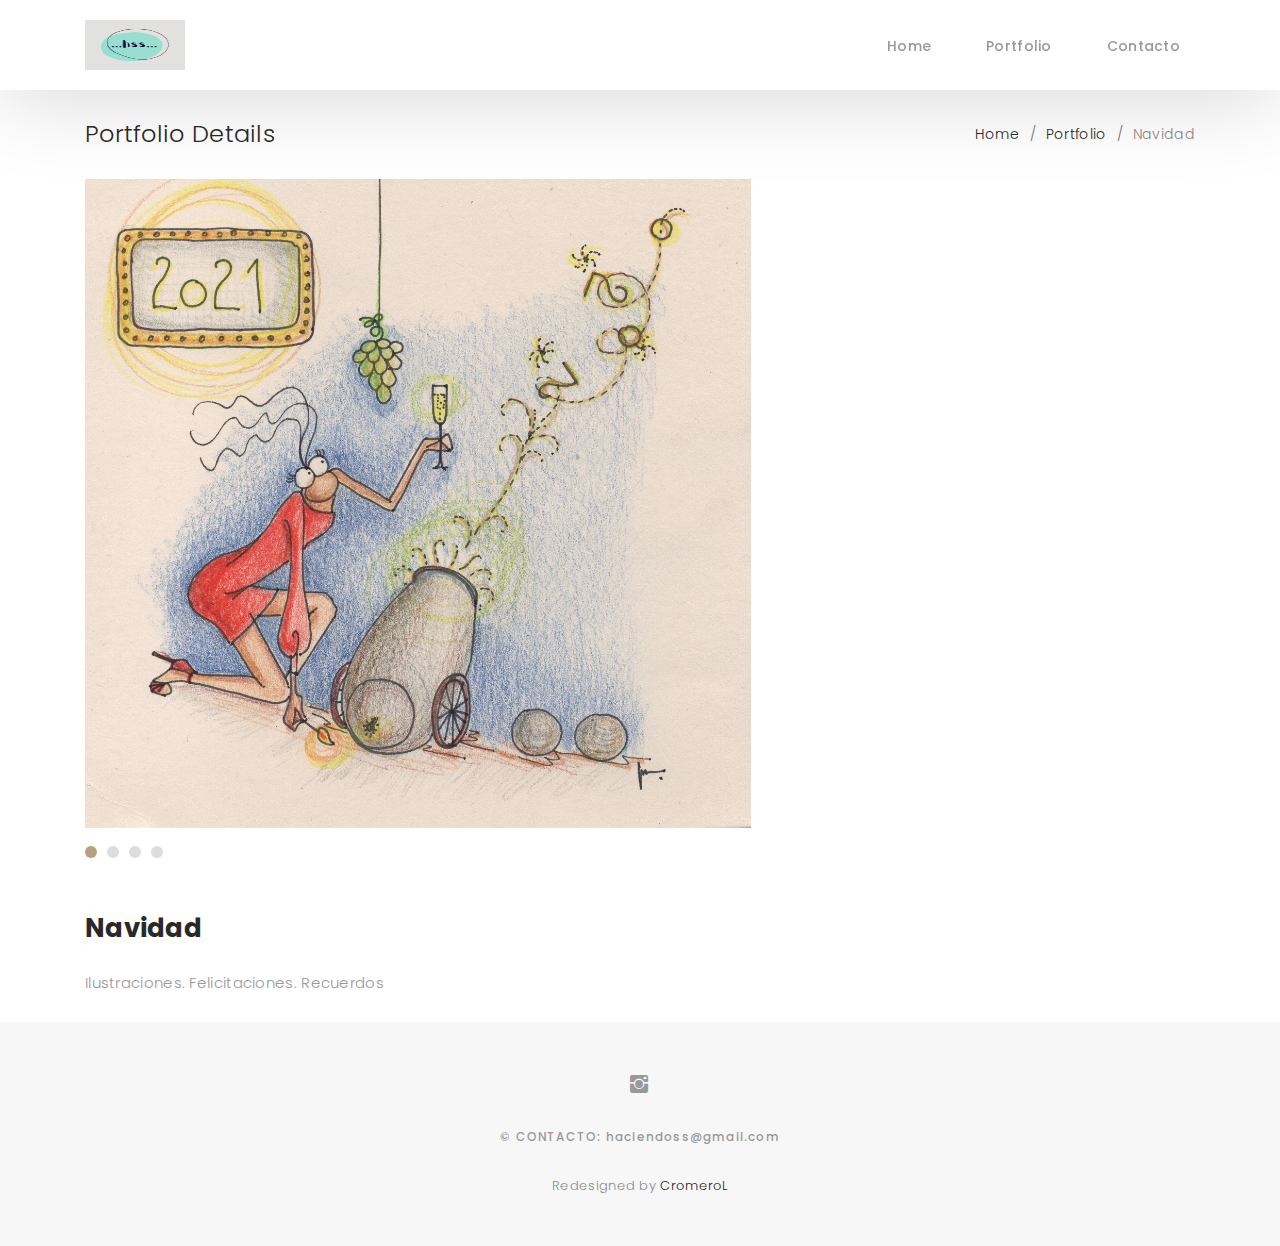
<file: navidad.html>
<!DOCTYPE html>
<html lang="es">

<head>
  <meta charset="utf-8">
  <meta content="width=device-width, initial-scale=1.0" name="viewport">

  <title>haciendoeses</title>
  <meta content="" name="description">
  <meta content="" name="keywords">

  <!-- Favicons -->
  <link href="assets/img/favicon.png" rel="icon">
  <link href="assets/img/apple-touch-icon.png" rel="apple-touch-icon">

  <!-- Google Fonts -->
  <link href="https://fonts.googleapis.com/css?family=Poppins:300,300i,400,400i,500,500i,600,600i,700,700i|Playfair+Display:400,400i,500,500i,600,600i,700,700i,900,900i" rel="stylesheet">

  <!-- Vendor CSS Files -->
  <link href="assets/vendor/bootstrap/css/bootstrap.min.css" rel="stylesheet">
  <link href="assets/vendor/hover/hover.min.css" rel="stylesheet">
  <link href="assets/vendor/ionicons/css/ionicons.min.css" rel="stylesheet">
  <link href="assets/vendor/boxicons/css/boxicons.min.css" rel="stylesheet">
  <link href="assets/vendor/venobox/venobox.css" rel="stylesheet">
  <link href="assets/vendor/owl.carousel/assets/owl.carousel.min.css" rel="stylesheet">

  <!-- Template Main CSS File -->
  <link href="assets/css/style.css" rel="stylesheet">

  <!-- =======================================================
  * Template Name: Folio - v2.2.0
  * Template URL: https://bootstrapmade.com/folio-bootstrap-portfolio-template/
  * Author: BootstrapMade.com
  * License: https://bootstrapmade.com/license/
  ======================================================== -->
</head>

<body>

  <!-- ======= Navbar ======= -->
  <nav id="main-nav" class="subpage-nav">
    <div class="row">
      <div class="container">

        <div class="logo">
          <a href="index.html"><img src="assets/img//logo1.png" alt="logo"></a>
        </div>

        <div class="responsive"><i data-icon="m" class="ion-navicon-round"></i></div>

        <ul class="nav-menu list-unstyled">
          <li><a href="index.html" class="smoothScroll">Home</a></li>
          <!--<li><a href="#about" class="smoothScroll">About</a></li>-->
          <li><a href="index.html#portfolio" class="smoothScroll">Portfolio</a></li>
          <!--<li><a href="#journal" class="smoothScroll">Blog</a></li>-->
          <li><a href="#contact" class="smoothScroll">Contacto</a></li>
        </ul>

      </div>
    </div>
  </nav><!-- End Navbar -->

  <main id="main">

    <!-- ======= Breadcrumbs Section ======= -->
    <section class="breadcrumbs">
      <div class="container">

        <div class="d-flex justify-content-between align-items-center">
          <h2>Portfolio Details</h2>
          <ol>
            <li><a href="index.html">Home</a></li>
            <li><a href="">Portfolio</a></li>
            <li>Navidad</li>
          </ol>
        </div>

      </div>
    </section><!-- Breadcrumbs Section -->

    <!-- ======= Portfolio Details Section ======= -->
    <section class="portfolio-details">
      <div class="container">

        <div class="portfolio-details-container">

          <div style="width: 60%; height: 60%;" class="owl-carousel portfolio-details-carousel">
            <img src="assets/img/Navidad/2021.jpeg" class="img-fluid" alt="">
            <img src="assets/img/Navidad/Cwishes.jpeg" class="img-fluid" alt="">
            <img src="assets/img/Navidad/Melchor.jpeg" class="img-fluid" alt="">
            <img src="assets/img/Navidad/Noel surfero.color.jpeg" class="img-fluid" alt="">
          </div>

          <!--
          <div class="portfolio-info">
            <h3>Project information</h3>
            <ul>
              <li><strong>Category</strong>: Web design</li>
              <li><strong>Client</strong>: ASU Company</li>
              <li><strong>Project date</strong>: 01 March, 2020</li>
              <li><strong>Project URL</strong>: <a href="#">www.example.com</a></li>
            </ul>
          </div>-->

        </div>

        <div class="portfolio-description">
          <h2>Navidad</h2>
          <p>
            Ilustraciones. Felicitaciones. Recuerdos
          </p>
        </div>
      </div>
    </section><!-- End Portfolio Details Section -->

  </main><!-- End #main -->

  <!-- ======= Footer ======= -->
  <div id="footer" class="text-center">
    <div class="container">
      <div class="socials-media text-center">

        <ul class="list-unstyled">
          
          <li><a href="https://www.instagram.com/haciendoeses/"><i class="ion-social-instagram"></i></a></li>
         
        </ul>

      </div>

      <p>&copy; Contacto: <a style="text-transform: lowercase;">haciendoss@gmail.com</a></p>

      <div class="credits">
        <!--
        All the links in the footer should remain intact.
        You can delete the links only if you purchased the pro version.
        Licensing information: https://bootstrapmade.com/license/
        Purchase the pro version with working PHP/AJAX contact form: https://bootstrapmade.com/buy/?theme=Folio
      -->
        Redesigned by <a href="https://bootstrapmade.com/">CromeroL</a>
      </div>

    </div>
  </div><!-- End Footer -->

  <!-- Vendor JS Files -->
  <script src="assets/vendor/jquery/jquery.min.js"></script>
  <script src="assets/vendor/bootstrap/js/bootstrap.bundle.min.js"></script>
  <script src="assets/vendor/jquery.easing/jquery.easing.min.js"></script>
  <script src="assets/vendor/php-email-form/validate.js"></script>
  <script src="assets/vendor/typed/typed.js"></script>
  <script src="assets/vendor/jquery-sticky/jquery.sticky.js"></script>
  <script src="assets/vendor/isotope-layout/isotope.pkgd.min.js"></script>
  <script src="assets/vendor/venobox/venobox.min.js"></script>
  <script src="assets/vendor/owl.carousel/owl.carousel.min.js"></script>

  <!-- Template Main JS File -->
  <script src="assets/js/main.js"></script>

</body>

</html>
</file>
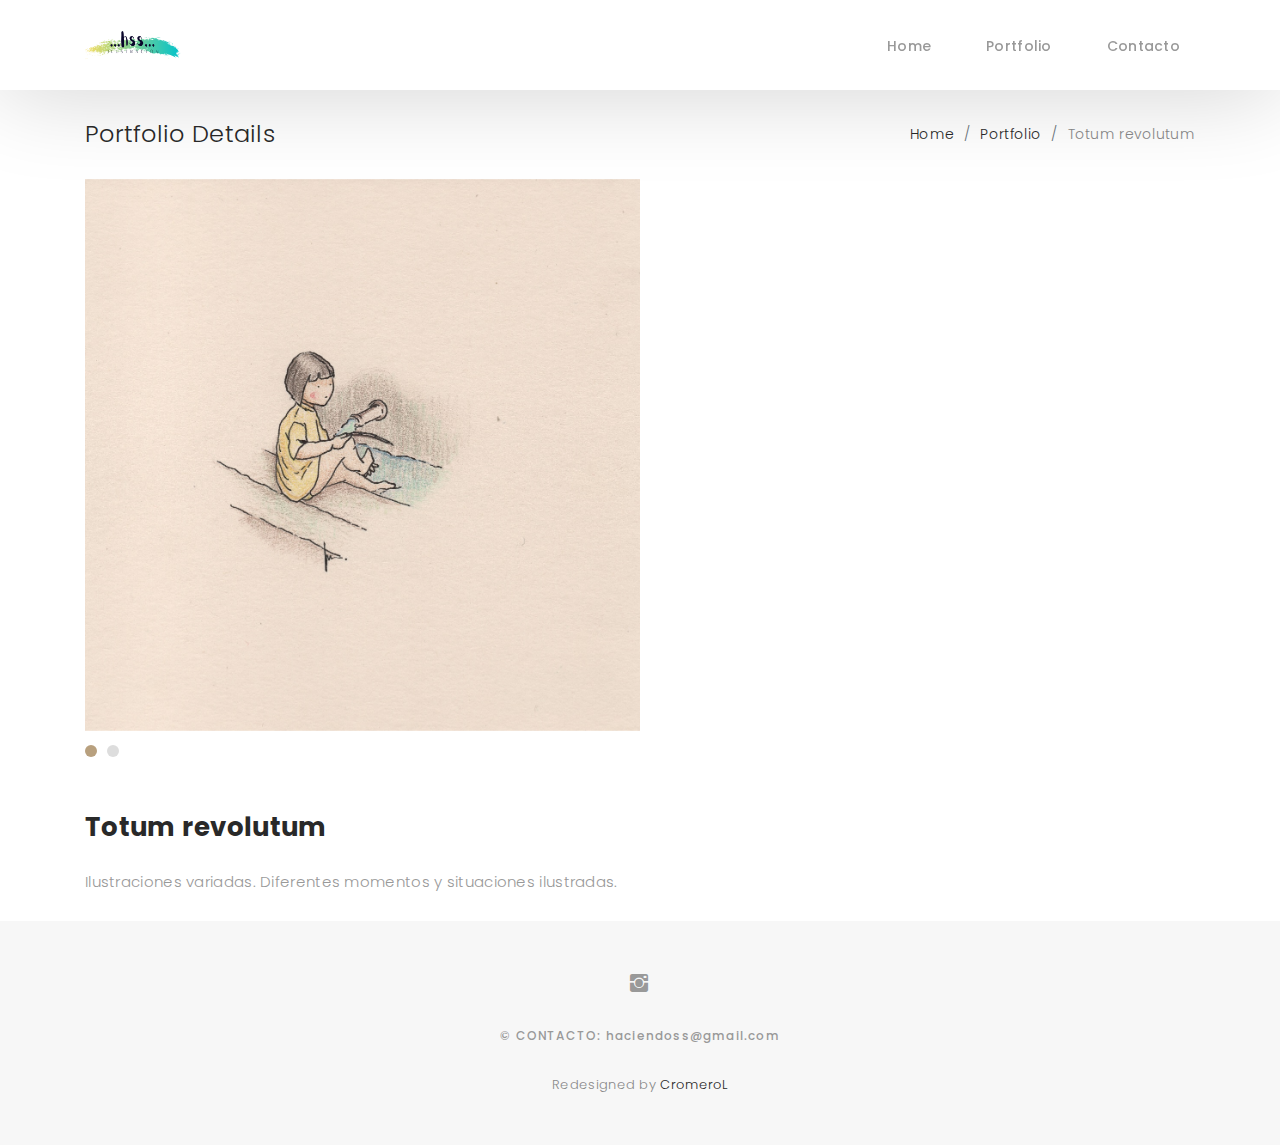
<file: totum.html>
<!DOCTYPE html>
<html lang="es">

<head>
  <meta charset="utf-8">
  <meta content="width=device-width, initial-scale=1.0" name="viewport">

  <title>haciendoeses</title>
  <meta content="" name="description">
  <meta content="" name="keywords">

  <!-- Favicons -->
  <link href="assets/img/favicon.png" rel="icon">
  <link href="assets/img/apple-touch-icon.png" rel="apple-touch-icon">

  <!-- Google Fonts -->
  <link href="https://fonts.googleapis.com/css?family=Poppins:300,300i,400,400i,500,500i,600,600i,700,700i|Playfair+Display:400,400i,500,500i,600,600i,700,700i,900,900i" rel="stylesheet">

  <!-- Vendor CSS Files -->
  <link href="assets/vendor/bootstrap/css/bootstrap.min.css" rel="stylesheet">
  <link href="assets/vendor/hover/hover.min.css" rel="stylesheet">
  <link href="assets/vendor/ionicons/css/ionicons.min.css" rel="stylesheet">
  <link href="assets/vendor/boxicons/css/boxicons.min.css" rel="stylesheet">
  <link href="assets/vendor/venobox/venobox.css" rel="stylesheet">
  <link href="assets/vendor/owl.carousel/assets/owl.carousel.min.css" rel="stylesheet">

  <!-- Template Main CSS File -->
  <link href="assets/css/style.css" rel="stylesheet">

  <!-- =======================================================
  * Template Name: Folio - v2.2.0
  * Template URL: https://bootstrapmade.com/folio-bootstrap-portfolio-template/
  * Author: BootstrapMade.com
  * License: https://bootstrapmade.com/license/
  ======================================================== -->
</head>

<body>

  <!-- ======= Navbar ======= -->
  <nav id="main-nav" class="subpage-nav">
    <div class="row">
      <div class="container">

        <div class="logo">
          <a href="index.html"><img src="assets/img//Logotipo.png" alt="logo"></a>
        </div>

        <div class="responsive"><i data-icon="m" class="ion-navicon-round"></i></div>

        <ul class="nav-menu list-unstyled">
          <li><a href="index.html" class="smoothScroll">Home</a></li>
          <!--<li><a href="#about" class="smoothScroll">About</a></li>-->
          <li><a href="index.html#portfolio" class="smoothScroll">Portfolio</a></li>
          <!--<li><a href="#journal" class="smoothScroll">Blog</a></li>-->
          <li><a href="#contact" class="smoothScroll">Contacto</a></li>
        </ul>

      </div>
    </div>
  </nav><!-- End Navbar -->

  <main id="main">

    <!-- ======= Breadcrumbs Section ======= -->
    <section class="breadcrumbs">
      <div class="container">

        <div class="d-flex justify-content-between align-items-center">
          <h2>Portfolio Details</h2>
          <ol>
            <li><a href="index.html">Home</a></li>
            <li><a href="">Portfolio</a></li>
            <li>Totum revolutum</li>
          </ol>
        </div>

      </div>
    </section><!-- Breadcrumbs Section -->

    <!-- ======= Portfolio Details Section ======= -->
    <section class="portfolio-details">
      <div class="container">

        <div class="portfolio-details-container">

          <div style="width: 50%; height: 50%;" class="owl-carousel portfolio-details-carousel">
            <img src="assets/img/Totum/En la fuente.jpeg" class="img-fluid" alt="">
            <img src="assets/img/Totum/En las dunas.jpeg" class="img-fluid" alt="">
                      
          </div>

          <!--
          <div class="portfolio-info">
            <h3>Project information</h3>
            <ul>
              <li><strong>Category</strong>: Web design</li>
              <li><strong>Client</strong>: ASU Company</li>
              <li><strong>Project date</strong>: 01 March, 2020</li>
              <li><strong>Project URL</strong>: <a href="#">www.example.com</a></li>
            </ul>
          </div>-->

        </div>

        <div class="portfolio-description">
          <h2>Totum revolutum</h2>
          <p>
            Ilustraciones variadas. Diferentes momentos y situaciones ilustradas.
          </p>
        </div>
      </div>
    </section><!-- End Portfolio Details Section -->

  </main><!-- End #main -->

  <!-- ======= Footer ======= -->
  <div id="footer" class="text-center">
    <div class="container">
      <div class="socials-media text-center">

        <ul class="list-unstyled">
          
          <li><a href="https://www.instagram.com/haciendoeses/"><i class="ion-social-instagram"></i></a></li>
         
        </ul>

      </div>

      <p>&copy; Contacto: <a style="text-transform: lowercase;">haciendoss@gmail.com</a></p>

      <div class="credits">
        <!--
        All the links in the footer should remain intact.
        You can delete the links only if you purchased the pro version.
        Licensing information: https://bootstrapmade.com/license/
        Purchase the pro version with working PHP/AJAX contact form: https://bootstrapmade.com/buy/?theme=Folio
      -->
        Redesigned by <a href="https://bootstrapmade.com/">CromeroL</a>
      </div>

    </div>
  </div><!-- End Footer -->

  <!-- Vendor JS Files -->
  <script src="assets/vendor/jquery/jquery.min.js"></script>
  <script src="assets/vendor/bootstrap/js/bootstrap.bundle.min.js"></script>
  <script src="assets/vendor/jquery.easing/jquery.easing.min.js"></script>
  <script src="assets/vendor/php-email-form/validate.js"></script>
  <script src="assets/vendor/typed/typed.js"></script>
  <script src="assets/vendor/jquery-sticky/jquery.sticky.js"></script>
  <script src="assets/vendor/isotope-layout/isotope.pkgd.min.js"></script>
  <script src="assets/vendor/venobox/venobox.min.js"></script>
  <script src="assets/vendor/owl.carousel/owl.carousel.min.js"></script>

  <!-- Template Main JS File -->
  <script src="assets/js/main.js"></script>

</body>

</html>
</file>
<file: assets/vendor/venobox/venobox.css>
/* ------ venobox.css --------*/
.vbox-overlay *, .vbox-overlay *:before, .vbox-overlay *:after{
    -webkit-backface-visibility: hidden;
    -webkit-box-sizing:border-box;
    -moz-box-sizing:border-box;
    box-sizing:border-box;
}
.vbox-overlay * { 
    -webkit-backface-visibility: visible;
    backface-visibility: visible;
}
.vbox-overlay{
    display: -webkit-flex;
    display: flex;
    -webkit-flex-direction: column;
    flex-direction: column;
    -webkit-justify-content: center;
    justify-content: center;
    -webkit-align-items: center;
    align-items: center;
    position: fixed;
    left: 0;
    top: 0;
    bottom: 0;
    right: 0;
    z-index: 999999;
}

/* ----- navigation ----- */
.vbox-title{
    width: 100%;
    height: 40px;
    float: left;
    text-align: center;
    line-height: 28px;
    font-size: 12px;
    padding: 6px 50px;
    overflow: hidden;
    position: fixed;
    display: none;
    left: 0;
    z-index: 89;
}
.vbox-close{
    cursor: pointer;
    position: fixed;
    top: -1px;
    right: 0;
    width: 50px;
    height: 40px;
    padding: 6px;
    display: block;
    background-position:10px center;
    overflow: hidden;
    font-size: 24px;
    line-height: 1;
    text-align: center;
    z-index: 99;
}
.vbox-left{
    cursor: pointer;
    position: fixed;
    left: 0;
    height: 40px;
    overflow: hidden;
    line-height: 28px;
    font-size: 12px;
    z-index: 99;
    display: flex;
    align-items:center;
}
.vbox-num{
    display: inline-block;
    margin: 6px 0 6px 15px;
}
/* ----- Social share ----- */
.vbox-share{
    line-height: 28px;
    font-size: 12px;
    overflow: hidden;
    position: fixed;
    left: 0;
    z-index: 98;
    display: flex;
    align-items:center;
    justify-content: center;
    width: 100%;
    text-align: center;
}
.vbox-share svg{
    max-height: 28px;
    width: 28px;
    z-index: 10;
    margin-left: 12px;
    margin-top: 6px;
    margin-bottom: 6px;
    vertical-align: middle;
}


/* ----- navigation ARROWS ----- */
.vbox-next, .vbox-prev{
    position: fixed;
    top: 50%;
    margin-top: -15px;
    overflow: hidden;
    cursor: pointer;
    display: block;
    width: 45px;
    height: 45px;
    z-index: 99;
}
.vbox-next span, .vbox-prev span{
    position: relative;
    width: 20px;
    height: 20px;
    border: 2px solid transparent;
    border-top-color: #B6B6B6;
    border-right-color: #B6B6B6;
    text-indent: -100px;
    position: absolute;
    top: 8px;
    display: block;
}
.vbox-prev{
    left: 15px;
}
.vbox-next{
    right: 15px;
}
.vbox-prev span{
    left: 10px;
    -ms-transform: rotate(-135deg);
    -webkit-transform: rotate(-135deg);
    transform: rotate(-135deg);
}
.vbox-next span{
    -ms-transform: rotate(45deg);
    -webkit-transform: rotate(45deg);
    transform: rotate(45deg);
    right: 10px;
}
/* ------- inline window ------ */
.vbox-inline{
    width: 420px;
    height: 315px;
    height: 70vh;
    padding: 10px;
    background: #fff;
    margin: 0 auto;
    overflow: auto;
    text-align: left;
}
/* ------- Video & iFrames window ------ */
.venoframe{
    max-width: 100%;
    width: 100%;
    border: none;
    width: 100%;
    height: 260px;
    height: 70vh;
}
.venoframe.vbvid{
    height: 260px;
}
@media (min-width: 768px) {
    .venoframe, .vbox-inline{
        width: 90%;
        height: 360px;
        height: 70vh;
    }
    .venoframe.vbvid{
        width: 640px;
        height: 360px;
    }
}
@media (min-width: 992px) {
    .venoframe, .vbox-inline{
        max-width: 1200px;
        width: 80%;
        height: 540px;
        height: 70vh;
    }
    .venoframe.vbvid{
        width: 960px;
        height: 540px;
    }
}
/* 
Please do NOT edit this part! 
or at least read this note: http://i.imgur.com/7C0ws9e.gif
*/
.vbox-open{
    overflow: hidden;
}
.vbox-container{
    position: absolute;
    left: 0;
    right: 0;
    top: 0;
    bottom: 0;
    overflow-x: hidden;
    overflow-y: scroll;
    overflow-scrolling: touch;
    -webkit-overflow-scrolling: touch;
    z-index: 20;
    max-height: 100%;

}

.vbox-content{
    text-align: center;
    float: left;
    width: 100%;
    position: relative;
    overflow: hidden;
    padding: 20px 4%;
}
.vbox-container img{
    max-width: 100%;
    height: auto;
}
.vbox-figlio{
    box-shadow: 0 0 12px rgba(0,0,0,0.19), 0 6px 6px rgba(0,0,0,0.23);
    max-width: 100%;
    text-align: initial;
}
img.vbox-figlio{
    -webkit-user-select: none;
-khtml-user-select: none;
-moz-user-select: none;
-o-user-select: none;
user-select: none;
}
.vbox-content.swipe-left{
    margin-left: -200px !important;
}
.vbox-content.swipe-right{
    margin-left: 200px !important;
}
.vbox-animated{
    webkit-transition: margin 300ms ease-out;
    transition: margin 300ms ease-out;
}

/* ---------- preloader ----------
 * SPINKIT 
 * http://tobiasahlin.com/spinkit/
-------------------------------- */
.sk-double-bounce,.sk-rotating-plane{width:40px;height:40px;margin:40px auto}.sk-rotating-plane{background-color:#333;-webkit-animation:sk-rotatePlane 1.2s infinite ease-in-out;animation:sk-rotatePlane 1.2s infinite ease-in-out}@-webkit-keyframes sk-rotatePlane{0%{-webkit-transform:perspective(120px) rotateX(0) rotateY(0);transform:perspective(120px) rotateX(0) rotateY(0)}50%{-webkit-transform:perspective(120px) rotateX(-180.1deg) rotateY(0);transform:perspective(120px) rotateX(-180.1deg) rotateY(0)}100%{-webkit-transform:perspective(120px) rotateX(-180deg) rotateY(-179.9deg);transform:perspective(120px) rotateX(-180deg) rotateY(-179.9deg)}}@keyframes sk-rotatePlane{0%{-webkit-transform:perspective(120px) rotateX(0) rotateY(0);transform:perspective(120px) rotateX(0) rotateY(0)}50%{-webkit-transform:perspective(120px) rotateX(-180.1deg) rotateY(0);transform:perspective(120px) rotateX(-180.1deg) rotateY(0)}100%{-webkit-transform:perspective(120px) rotateX(-180deg) rotateY(-179.9deg);transform:perspective(120px) rotateX(-180deg) rotateY(-179.9deg)}}.sk-double-bounce{position:relative}.sk-double-bounce .sk-child{width:100%;height:100%;border-radius:50%;background-color:#333;opacity:.6;position:absolute;top:0;left:0;-webkit-animation:sk-doubleBounce 2s infinite ease-in-out;animation:sk-doubleBounce 2s infinite ease-in-out}.sk-chasing-dots .sk-child,.sk-spinner-pulse,.sk-three-bounce .sk-child{background-color:#333;border-radius:100%}.sk-double-bounce .sk-double-bounce2{-webkit-animation-delay:-1s;animation-delay:-1s}@-webkit-keyframes sk-doubleBounce{0%,100%{-webkit-transform:scale(0);transform:scale(0)}50%{-webkit-transform:scale(1);transform:scale(1)}}@keyframes sk-doubleBounce{0%,100%{-webkit-transform:scale(0);transform:scale(0)}50%{-webkit-transform:scale(1);transform:scale(1)}}.sk-wave{margin:40px auto;width:50px;height:40px;text-align:center;font-size:10px}.sk-wave .sk-rect{background-color:#333;height:100%;width:6px;display:inline-block;-webkit-animation:sk-waveStretchDelay 1.2s infinite ease-in-out;animation:sk-waveStretchDelay 1.2s infinite ease-in-out}.sk-wave .sk-rect1{-webkit-animation-delay:-1.2s;animation-delay:-1.2s}.sk-wave .sk-rect2{-webkit-animation-delay:-1.1s;animation-delay:-1.1s}.sk-wave .sk-rect3{-webkit-animation-delay:-1s;animation-delay:-1s}.sk-wave .sk-rect4{-webkit-animation-delay:-.9s;animation-delay:-.9s}.sk-wave .sk-rect5{-webkit-animation-delay:-.8s;animation-delay:-.8s}@-webkit-keyframes sk-waveStretchDelay{0%,100%,40%{-webkit-transform:scaleY(.4);transform:scaleY(.4)}20%{-webkit-transform:scaleY(1);transform:scaleY(1)}}@keyframes sk-waveStretchDelay{0%,100%,40%{-webkit-transform:scaleY(.4);transform:scaleY(.4)}20%{-webkit-transform:scaleY(1);transform:scaleY(1)}}.sk-wandering-cubes{margin:40px auto;width:40px;height:40px;position:relative}.sk-wandering-cubes .sk-cube{background-color:#333;width:10px;height:10px;position:absolute;top:0;left:0;-webkit-animation:sk-wanderingCube 1.8s ease-in-out -1.8s infinite both;animation:sk-wanderingCube 1.8s ease-in-out -1.8s infinite both}.sk-chasing-dots,.sk-spinner-pulse{width:40px;height:40px;margin:40px auto}.sk-wandering-cubes .sk-cube2{-webkit-animation-delay:-.9s;animation-delay:-.9s}@-webkit-keyframes sk-wanderingCube{0%{-webkit-transform:rotate(0);transform:rotate(0)}25%{-webkit-transform:translateX(30px) rotate(-90deg) scale(.5);transform:translateX(30px) rotate(-90deg) scale(.5)}50%{-webkit-transform:translateX(30px) translateY(30px) rotate(-179deg);transform:translateX(30px) translateY(30px) rotate(-179deg)}50.1%{-webkit-transform:translateX(30px) translateY(30px) rotate(-180deg);transform:translateX(30px) translateY(30px) rotate(-180deg)}75%{-webkit-transform:translateX(0) translateY(30px) rotate(-270deg) scale(.5);transform:translateX(0) translateY(30px) rotate(-270deg) scale(.5)}100%{-webkit-transform:rotate(-360deg);transform:rotate(-360deg)}}@keyframes sk-wanderingCube{0%{-webkit-transform:rotate(0);transform:rotate(0)}25%{-webkit-transform:translateX(30px) rotate(-90deg) scale(.5);transform:translateX(30px) rotate(-90deg) scale(.5)}50%{-webkit-transform:translateX(30px) translateY(30px) rotate(-179deg);transform:translateX(30px) translateY(30px) rotate(-179deg)}50.1%{-webkit-transform:translateX(30px) translateY(30px) rotate(-180deg);transform:translateX(30px) translateY(30px) rotate(-180deg)}75%{-webkit-transform:translateX(0) translateY(30px) rotate(-270deg) scale(.5);transform:translateX(0) translateY(30px) rotate(-270deg) scale(.5)}100%{-webkit-transform:rotate(-360deg);transform:rotate(-360deg)}}.sk-spinner-pulse{-webkit-animation:sk-pulseScaleOut 1s infinite ease-in-out;animation:sk-pulseScaleOut 1s infinite ease-in-out}@-webkit-keyframes sk-pulseScaleOut{0%{-webkit-transform:scale(0);transform:scale(0)}100%{-webkit-transform:scale(1);transform:scale(1);opacity:0}}@keyframes sk-pulseScaleOut{0%{-webkit-transform:scale(0);transform:scale(0)}100%{-webkit-transform:scale(1);transform:scale(1);opacity:0}}.sk-chasing-dots{position:relative;text-align:center;-webkit-animation:sk-chasingDotsRotate 2s infinite linear;animation:sk-chasingDotsRotate 2s infinite linear}.sk-chasing-dots .sk-child{width:60%;height:60%;display:inline-block;position:absolute;top:0;-webkit-animation:sk-chasingDotsBounce 2s infinite ease-in-out;animation:sk-chasingDotsBounce 2s infinite ease-in-out}.sk-chasing-dots .sk-dot2{top:auto;bottom:0;-webkit-animation-delay:-1s;animation-delay:-1s}@-webkit-keyframes sk-chasingDotsRotate{100%{-webkit-transform:rotate(360deg);transform:rotate(360deg)}}@keyframes sk-chasingDotsRotate{100%{-webkit-transform:rotate(360deg);transform:rotate(360deg)}}@-webkit-keyframes sk-chasingDotsBounce{0%,100%{-webkit-transform:scale(0);transform:scale(0)}50%{-webkit-transform:scale(1);transform:scale(1)}}@keyframes sk-chasingDotsBounce{0%,100%{-webkit-transform:scale(0);transform:scale(0)}50%{-webkit-transform:scale(1);transform:scale(1)}}.sk-three-bounce{margin:40px auto;width:80px;text-align:center}.sk-three-bounce .sk-child{width:20px;height:20px;display:inline-block;-webkit-animation:sk-three-bounce 1.4s ease-in-out 0s infinite both;animation:sk-three-bounce 1.4s ease-in-out 0s infinite both}.sk-circle .sk-child:before,.sk-fading-circle .sk-circle:before{display:block;border-radius:100%;content:'';background-color:#333}.sk-three-bounce .sk-bounce1{-webkit-animation-delay:-.32s;animation-delay:-.32s}.sk-three-bounce .sk-bounce2{-webkit-animation-delay:-.16s;animation-delay:-.16s}@-webkit-keyframes sk-three-bounce{0%,100%,80%{-webkit-transform:scale(0);transform:scale(0)}40%{-webkit-transform:scale(1);transform:scale(1)}}@keyframes sk-three-bounce{0%,100%,80%{-webkit-transform:scale(0);transform:scale(0)}40%{-webkit-transform:scale(1);transform:scale(1)}}.sk-circle{margin:40px auto;width:40px;height:40px;position:relative}.sk-circle .sk-child{width:100%;height:100%;position:absolute;left:0;top:0}.sk-circle .sk-child:before{margin:0 auto;width:15%;height:15%;-webkit-animation:sk-circleBounceDelay 1.2s infinite ease-in-out both;animation:sk-circleBounceDelay 1.2s infinite ease-in-out both}.sk-circle .sk-circle2{-webkit-transform:rotate(30deg);-ms-transform:rotate(30deg);transform:rotate(30deg)}.sk-circle .sk-circle3{-webkit-transform:rotate(60deg);-ms-transform:rotate(60deg);transform:rotate(60deg)}.sk-circle .sk-circle4{-webkit-transform:rotate(90deg);-ms-transform:rotate(90deg);transform:rotate(90deg)}.sk-circle .sk-circle5{-webkit-transform:rotate(120deg);-ms-transform:rotate(120deg);transform:rotate(120deg)}.sk-circle .sk-circle6{-webkit-transform:rotate(150deg);-ms-transform:rotate(150deg);transform:rotate(150deg)}.sk-circle .sk-circle7{-webkit-transform:rotate(180deg);-ms-transform:rotate(180deg);transform:rotate(180deg)}.sk-circle .sk-circle8{-webkit-transform:rotate(210deg);-ms-transform:rotate(210deg);transform:rotate(210deg)}.sk-circle .sk-circle9{-webkit-transform:rotate(240deg);-ms-transform:rotate(240deg);transform:rotate(240deg)}.sk-circle .sk-circle10{-webkit-transform:rotate(270deg);-ms-transform:rotate(270deg);transform:rotate(270deg)}.sk-circle .sk-circle11{-webkit-transform:rotate(300deg);-ms-transform:rotate(300deg);transform:rotate(300deg)}.sk-circle .sk-circle12{-webkit-transform:rotate(330deg);-ms-transform:rotate(330deg);transform:rotate(330deg)}.sk-circle .sk-circle2:before{-webkit-animation-delay:-1.1s;animation-delay:-1.1s}.sk-circle .sk-circle3:before{-webkit-animation-delay:-1s;animation-delay:-1s}.sk-circle .sk-circle4:before{-webkit-animation-delay:-.9s;animation-delay:-.9s}.sk-circle .sk-circle5:before{-webkit-animation-delay:-.8s;animation-delay:-.8s}.sk-circle .sk-circle6:before{-webkit-animation-delay:-.7s;animation-delay:-.7s}.sk-circle .sk-circle7:before{-webkit-animation-delay:-.6s;animation-delay:-.6s}.sk-circle .sk-circle8:before{-webkit-animation-delay:-.5s;animation-delay:-.5s}.sk-circle .sk-circle9:before{-webkit-animation-delay:-.4s;animation-delay:-.4s}.sk-circle .sk-circle10:before{-webkit-animation-delay:-.3s;animation-delay:-.3s}.sk-circle .sk-circle11:before{-webkit-animation-delay:-.2s;animation-delay:-.2s}.sk-circle .sk-circle12:before{-webkit-animation-delay:-.1s;animation-delay:-.1s}@-webkit-keyframes sk-circleBounceDelay{0%,100%,80%{-webkit-transform:scale(0);transform:scale(0)}40%{-webkit-transform:scale(1);transform:scale(1)}}@keyframes sk-circleBounceDelay{0%,100%,80%{-webkit-transform:scale(0);transform:scale(0)}40%{-webkit-transform:scale(1);transform:scale(1)}}.sk-cube-grid{width:40px;height:40px;margin:40px auto}.sk-cube-grid .sk-cube{width:33.33%;height:33.33%;background-color:#333;float:left;-webkit-animation:sk-cubeGridScaleDelay 1.3s infinite ease-in-out;animation:sk-cubeGridScaleDelay 1.3s infinite ease-in-out}.sk-cube-grid .sk-cube1{-webkit-animation-delay:.2s;animation-delay:.2s}.sk-cube-grid .sk-cube2{-webkit-animation-delay:.3s;animation-delay:.3s}.sk-cube-grid .sk-cube3{-webkit-animation-delay:.4s;animation-delay:.4s}.sk-cube-grid .sk-cube4{-webkit-animation-delay:.1s;animation-delay:.1s}.sk-cube-grid .sk-cube5{-webkit-animation-delay:.2s;animation-delay:.2s}.sk-cube-grid .sk-cube6{-webkit-animation-delay:.3s;animation-delay:.3s}.sk-cube-grid .sk-cube7{-webkit-animation-delay:0ms;animation-delay:0ms}.sk-cube-grid .sk-cube8{-webkit-animation-delay:.1s;animation-delay:.1s}.sk-cube-grid .sk-cube9{-webkit-animation-delay:.2s;animation-delay:.2s}@-webkit-keyframes sk-cubeGridScaleDelay{0%,100%,70%{-webkit-transform:scale3D(1,1,1);transform:scale3D(1,1,1)}35%{-webkit-transform:scale3D(0,0,1);transform:scale3D(0,0,1)}}@keyframes sk-cubeGridScaleDelay{0%,100%,70%{-webkit-transform:scale3D(1,1,1);transform:scale3D(1,1,1)}35%{-webkit-transform:scale3D(0,0,1);transform:scale3D(0,0,1)}}.sk-fading-circle{margin:40px auto;width:40px;height:40px;position:relative}.sk-fading-circle .sk-circle{width:100%;height:100%;position:absolute;left:0;top:0}.sk-fading-circle .sk-circle:before{margin:0 auto;width:15%;height:15%;-webkit-animation:sk-circleFadeDelay 1.2s infinite ease-in-out both;animation:sk-circleFadeDelay 1.2s infinite ease-in-out both}.sk-fading-circle .sk-circle2{-webkit-transform:rotate(30deg);-ms-transform:rotate(30deg);transform:rotate(30deg)}.sk-fading-circle .sk-circle3{-webkit-transform:rotate(60deg);-ms-transform:rotate(60deg);transform:rotate(60deg)}.sk-fading-circle .sk-circle4{-webkit-transform:rotate(90deg);-ms-transform:rotate(90deg);transform:rotate(90deg)}.sk-fading-circle .sk-circle5{-webkit-transform:rotate(120deg);-ms-transform:rotate(120deg);transform:rotate(120deg)}.sk-fading-circle .sk-circle6{-webkit-transform:rotate(150deg);-ms-transform:rotate(150deg);transform:rotate(150deg)}.sk-fading-circle .sk-circle7{-webkit-transform:rotate(180deg);-ms-transform:rotate(180deg);transform:rotate(180deg)}.sk-fading-circle .sk-circle8{-webkit-transform:rotate(210deg);-ms-transform:rotate(210deg);transform:rotate(210deg)}.sk-fading-circle .sk-circle9{-webkit-transform:rotate(240deg);-ms-transform:rotate(240deg);transform:rotate(240deg)}.sk-fading-circle .sk-circle10{-webkit-transform:rotate(270deg);-ms-transform:rotate(270deg);transform:rotate(270deg)}.sk-fading-circle .sk-circle11{-webkit-transform:rotate(300deg);-ms-transform:rotate(300deg);transform:rotate(300deg)}.sk-fading-circle .sk-circle12{-webkit-transform:rotate(330deg);-ms-transform:rotate(330deg);transform:rotate(330deg)}.sk-fading-circle .sk-circle2:before{-webkit-animation-delay:-1.1s;animation-delay:-1.1s}.sk-fading-circle .sk-circle3:before{-webkit-animation-delay:-1s;animation-delay:-1s}.sk-fading-circle .sk-circle4:before{-webkit-animation-delay:-.9s;animation-delay:-.9s}.sk-fading-circle .sk-circle5:before{-webkit-animation-delay:-.8s;animation-delay:-.8s}.sk-fading-circle .sk-circle6:before{-webkit-animation-delay:-.7s;animation-delay:-.7s}.sk-fading-circle .sk-circle7:before{-webkit-animation-delay:-.6s;animation-delay:-.6s}.sk-fading-circle .sk-circle8:before{-webkit-animation-delay:-.5s;animation-delay:-.5s}.sk-fading-circle .sk-circle9:before{-webkit-animation-delay:-.4s;animation-delay:-.4s}.sk-fading-circle .sk-circle10:before{-webkit-animation-delay:-.3s;animation-delay:-.3s}.sk-fading-circle .sk-circle11:before{-webkit-animation-delay:-.2s;animation-delay:-.2s}.sk-fading-circle .sk-circle12:before{-webkit-animation-delay:-.1s;animation-delay:-.1s}@-webkit-keyframes sk-circleFadeDelay{0%,100%,39%{opacity:0}40%{opacity:1}}@keyframes sk-circleFadeDelay{0%,100%,39%{opacity:0}40%{opacity:1}}.sk-folding-cube{margin:40px auto;width:40px;height:40px;position:relative;-webkit-transform:rotateZ(45deg);transform:rotateZ(45deg)}.sk-folding-cube .sk-cube{float:left;width:50%;height:50%;position:relative;-webkit-transform:scale(1.1);-ms-transform:scale(1.1);transform:scale(1.1)}.sk-folding-cube .sk-cube:before{content:'';position:absolute;top:0;left:0;width:100%;height:100%;background-color:#333;-webkit-animation:sk-foldCubeAngle 2.4s infinite linear both;animation:sk-foldCubeAngle 2.4s infinite linear both;-webkit-transform-origin:100% 100%;-ms-transform-origin:100% 100%;transform-origin:100% 100%}.sk-folding-cube .sk-cube2{-webkit-transform:scale(1.1) rotateZ(90deg);transform:scale(1.1) rotateZ(90deg)}.sk-folding-cube .sk-cube3{-webkit-transform:scale(1.1) rotateZ(180deg);transform:scale(1.1) rotateZ(180deg)}.sk-folding-cube .sk-cube4{-webkit-transform:scale(1.1) rotateZ(270deg);transform:scale(1.1) rotateZ(270deg)}.sk-folding-cube .sk-cube2:before{-webkit-animation-delay:.3s;animation-delay:.3s}.sk-folding-cube .sk-cube3:before{-webkit-animation-delay:.6s;animation-delay:.6s}.sk-folding-cube .sk-cube4:before{-webkit-animation-delay:.9s;animation-delay:.9s}@-webkit-keyframes sk-foldCubeAngle{0%,10%{-webkit-transform:perspective(140px) rotateX(-180deg);transform:perspective(140px) rotateX(-180deg);opacity:0}25%,75%{-webkit-transform:perspective(140px) rotateX(0);transform:perspective(140px) rotateX(0);opacity:1}100%,90%{-webkit-transform:perspective(140px) rotateY(180deg);transform:perspective(140px) rotateY(180deg);opacity:0}}@keyframes sk-foldCubeAngle{0%,10%{-webkit-transform:perspective(140px) rotateX(-180deg);transform:perspective(140px) rotateX(-180deg);opacity:0}25%,75%{-webkit-transform:perspective(140px) rotateX(0);transform:perspective(140px) rotateX(0);opacity:1}100%,90%{-webkit-transform:perspective(140px) rotateY(180deg);transform:perspective(140px) rotateY(180deg);opacity:0}}
</file>
<file: assets/css/style.css>
/**
* Template Name: Folio - v2.2.0
* Template URL: https://bootstrapmade.com/folio-bootstrap-portfolio-template/
* Author: BootstrapMade.com
* License: https://bootstrapmade.com/license/
*/

/*--------------------------------------------------------------
# General
--------------------------------------------------------------*/
body {
  background: #ffffff;
  color: #898989;
  font-family: 'Poppins', helvetica;
  font-size: 15px;
  font-weight: 300;
  line-height: 20px;
  letter-spacing: 0.02em;
  overflow-x: hidden;
  margin: 0 auto;
  padding: 0;
  -ms-box-sizing: border-box;
  -o-box-sizing: border-box;
  box-sizing: border-box;
}

h1, h2, h3, h4, h5, h6 {
  margin: 0;
}

h2 {
  color: #292929;
  font-weight: 600;
}

h4 {
  color: #292929;
  font-size: 14px;
  font-weight: 600;
}

a {
  color: #292929;
  text-decoration: none !important;
  transition: all 0.5s ease-in-out 0s;
}

a:hover {
  transition: all 0.5s ease-in-out 0s;
}

a:hover, a:focus {
  color: #b8a07e;
  text-decoration: underline;
}

nav ul li a {
  padding: 2px 0 0 0;
  position: relative;
  display: block;
  font-size: 12px;
  color: #999999;
  letter-spacing: 0.1em;
  font-weight: 500;
  line-height: 14px;
  text-transform: uppercase;
  transition: all 0.5s ease-in-out 0s;
}

p {
  margin: 25px 0;
  padding: 0;
  font-size: 15px;
  color: #999999;
  line-height: 28px;
}

::-moz-selection {
  background: #b8a07e;
  color: #fff;
}

::selection {
  background: #b8a07e;
  color: #fff;
}

.btn {
  background: #333;
  border: medium none;
  border-radius: 0;
  color: #fff;
  font-size: 12px;
  height: 50px;
  line-height: 50px;
  padding: 0 30px;
  text-transform: uppercase;
}

.btn:hover, .btn:focus {
  color: #fff;
}

.padDiv {
  padding: 30px 20px;
}

.section-title {
  margin-bottom: 70px;
}

.section-title h2 {
  font-size: 25px;
  letter-spacing: 2px;
  text-transform: uppercase;
}

.form-control {
  background-color: transparent;
  border: 1px solid #999;
  border-radius: 0;
  color: #999999;
  font-size: 12px;
  font-weight: 500;
  height: 50px;
  letter-spacing: 0.1em;
  padding-left: 10px;
  margin: 0 0 25px 0;
  line-height: 14px;
  text-transform: uppercase;
}

.form-control:focus {
  box-shadow: none;
  outline: 0 none;
}

.paddsection {
  padding-top: 90px;
  padding-bottom: 90px;
}

.paddsections {
  padding-top: 90px;
  padding-bottom: 90px !important;
}

.hvr-shutter-in-horizontal::before {
  background: #333;
}

.hvr-shutter-in-horizontal:hover {
  background: #b8a07e;
}

.mb-30 {
  margin-bottom: 30px;
}

.main-content {
  padding-top: 140px;
}

/*--------------------------------------------------------------
# Navbar
--------------------------------------------------------------*/
nav {
  position: fixed;
  background: #fff;
  z-index: 1000;
  width: 100%;
  padding: 20px;
  display: none;
  box-shadow: 0px 2px 92px 0px rgba(0, 0, 0, 0.18);
}

.nav-menu {
  float: right;
  line-height: 32px;
  margin-bottom: 0;
  padding-top: 16px;
}

nav ul li {
  float: left;
  margin-right: 15px;
  font-family: 'Poppins', sans-serif;
  font-size: 14px;
  margin-left: 40px;
}

nav ul li a {
  padding: 2px 0 0 0;
  position: relative;
  display: block;
  font-size: 14px;
  color: #999999;
  font-family: 'Poppins', helvetica;
  font-weight: 500;
  line-height: 16px;
  text-transform: uppercase;
  letter-spacing: 0.02em;
  text-transform: capitalize;
}

.logo {
  float: left;
}

.logo img {
  width: 100px;
  height: 50px;
}

.responsive {
  display: none;
  font-size: 23px;
}

.active {
  color: #afafaf;
}

/*--------------------------------------------------------------
# Hero
--------------------------------------------------------------*/
#hero {
  background: url("../img/Portfolio4.png") repeat scroll center center/cover;
  height: 100vh;
  width: 100%;
}

#hero .hero-content {
  height: 100vh;
  text-align: left;
  width: 100%;
  display: flex;
  justify-content: center;
  flex-direction: column;
}

.hero-content h1 {
  font-size: 40px;
  font-weight: 700;
  margin-bottom: 10px;
  text-transform: lowercase;
  color: rgb(8, 8, 8);
}

.hero-content p {
  font-size: 20px;
  letter-spacing: 3px;
  margin-top: 0;
  margin-bottom: 30px;
  text-transform: capitalize;
  color: rgb(10, 9, 9);
  font-weight: 500;
}

.hero-content .list-social li {
  float: left;
  margin-right: 20px;
}

.hero-content .list-social li i {
  color: rgb(14, 12, 12);
  font-size: 15px;
}

/*--------------------------------------------------------------
# Breadcrumbs
--------------------------------------------------------------*/
.breadcrumbs {
  padding: 120px 0 0 0;
  background-color: white;
  min-height: 40px;
}

@media (max-width: 992px) {
  .breadcrumbs {
    padding-top: 100px;
  }
}

.breadcrumbs h2 {
  font-size: 24px;
  font-weight: 300;
  margin: 0;
}

@media (max-width: 992px) {
  .breadcrumbs h2 {
    margin: 0 0 10px 0;
  }
}

.breadcrumbs ol {
  display: flex;
  flex-wrap: wrap;
  list-style: none;
  padding: 0;
  margin: 0;
  font-size: 14px;
}

.breadcrumbs ol li + li {
  padding-left: 10px;
}

.breadcrumbs ol li + li::before {
  display: inline-block;
  padding-right: 10px;
  color: #6c757d;
  content: "/";
}

@media (max-width: 768px) {
  .breadcrumbs .d-flex {
    display: block !important;
  }
  .breadcrumbs ol {
    display: block;
  }
  .breadcrumbs ol li {
    display: inline-block;
  }
}

/*-----------------------------------------------------------------------------------*/
/*  About
/*-----------------------------------------------------------------------------------*/
#about {
  width: 100%;
  height: auto;
  background: #f7f7f7;
  padding-top: 120px;
}

#about .div-img-bg {
  padding-bottom: 30px;
  border: 20px solid #b8a07e;
}

#about .div-img-bg .about-img img {
  width: 100%;
  box-shadow: 0px 0px 85px 0px rgba(0, 0, 0, 0.14);
  margin-top: -60px;
  margin-left: 40px;
  height: 400px;
  -o-object-fit: cover;
  object-fit: cover;
}

#about .about-descr .p-heading {
  font-family: 'Playfair Display', serif;
  font-size: 28px;
  text-align: left;
}

#about .about-descr .separator {
  max-width: 80%;
  margin-bottom: 0;
  text-align: left;
}

/*--------------------------------------------------------------
# Services
--------------------------------------------------------------*/
#services {
  background: #f7f7f7;
  position: relative;
  padding-bottom: 80px;
}

.owl-item {
  float: left;
}

.services-block span {
  margin: 10px 0;
  position: relative;
  font-size: 13px;
  color: #292929;
  letter-spacing: 0.1em;
  font-weight: 500;
  text-transform: uppercase;
  display: block;
}

.services-block .separator {
  margin: 0;
  font-size: 13px;
  line-height: 22px;
}

.services-block i {
  font-size: 44px;
  color: #b8a07e;
  line-height: 44px;
}

.services-carousel .owl-stage-outer {
  overflow: hidden;
}

.services-carousel .owl-dots {
  margin-top: 5px;
  text-align: center;
}

.services-carousel .owl-dot {
  display: inline-block;
  margin: 0 5px;
  width: 12px !important;
  height: 12px !important;
  border-radius: 50%;
  border: 0;
  padding: 0 !important;
  background-color: #ddd;
  cursor: pointer;
}

.services-carousel .owl-dot.active {
  background-color: #b8a07e;
}

.owl-nav {
  display: none;
}

/*--------------------------------------------------------------
# Portfolio
--------------------------------------------------------------*/
#portfolio {
  position: relative;
  padding-bottom: 50px;
}

#portfolio #portfolio-flters {
  padding: 0;
  margin: 0 auto 35px auto;
  list-style: none;
  text-align: center;
  border-radius: 50px;
  padding: 2px 15px;
}

#portfolio #portfolio-flters li {
  cursor: pointer;
  display: inline-block;
  padding: 10px 15px 8px 15px;
  font-size: 14px;
  font-weight: 600;
  line-height: 1;
  text-transform: uppercase;
  color: #999999;
  margin-bottom: 5px;
  transition: all 0.3s ease-in-out;
}

#portfolio #portfolio-flters li:hover, #portfolio #portfolio-flters li.filter-active {
  color: #b8a07e;
}

#portfolio #portfolio-flters li:last-child {
  margin-right: 0;
}

#portfolio .portfolio-item {
  margin-bottom: 30px;
}

#portfolio .portfolio-item .portfolio-info {
  opacity: 0;
  position: absolute;
  left: 30px;
  right: 30px;
  bottom: 0;
  z-index: 3;
  transition: all ease-in-out 0.3s;
  background: rgba(255, 255, 255, 0.9);
  padding: 15px;
}

#portfolio .portfolio-item .portfolio-info h4 {
  font-size: 18px;
  color: #666;
  font-weight: 600;
  margin-bottom: 10px;
}

#portfolio .portfolio-item .portfolio-info p {
  color: #999;
  font-size: 14px;
  margin: 0;
  padding: 0;
}

#portfolio .portfolio-item .portfolio-info .preview-link, #portfolio .portfolio-item .portfolio-info .details-link {
  position: absolute;
  right: 40px;
  font-size: 24px;
  top: calc(50% - 18px);
  color: #b8a07e;
}

#portfolio .portfolio-item .portfolio-info .preview-link:hover, #portfolio .portfolio-item .portfolio-info .details-link:hover {
  color: #cab89f;
}

#portfolio .portfolio-item .portfolio-info .details-link {
  right: 10px;
}

#portfolio .portfolio-item:hover .portfolio-info {
  opacity: 1;
  bottom: 20px;
}

/*--------------------------------------------------------------
# Portfolio Details
--------------------------------------------------------------*/
.portfolio-details {
  padding-top: 30px;
}

.portfolio-details .portfolio-details-container {
  position: relative;
}

.portfolio-details .portfolio-details-carousel {
  position: relative;
  z-index: 1;
}

.portfolio-details .portfolio-details-carousel .owl-nav, .portfolio-details .portfolio-details-carousel .owl-dots {
  margin-top: 5px;
  text-align: left;
}

.portfolio-details .portfolio-details-carousel .owl-dot {
  display: inline-block;
  margin: 0 10px 0 0;
  width: 12px;
  height: 12px;
  border-radius: 50%;
  background-color: #ddd !important;
}

.portfolio-details .portfolio-details-carousel .owl-dot.active {
  background-color: #b8a07e !important;
}

.portfolio-details .portfolio-info {
  padding: 30px;
  position: absolute;
  right: 0;
  bottom: -70px;
  background: #fff;
  box-shadow: 0px 2px 15px rgba(0, 0, 0, 0.1);
  z-index: 2;
}

.portfolio-details .portfolio-info h3 {
  font-size: 22px;
  font-weight: 700;
  margin-bottom: 20px;
  padding-bottom: 20px;
  border-bottom: 1px solid #eee;
}

.portfolio-details .portfolio-info ul {
  list-style: none;
  padding: 0;
  font-size: 15px;
}

.portfolio-details .portfolio-info ul li + li {
  margin-top: 10px;
}

.portfolio-details .portfolio-description {
  padding-top: 50px;
}

.portfolio-details .portfolio-description h2 {
  width: 50%;
  font-size: 26px;
  font-weight: 700;
  margin-bottom: 20px;
}

.portfolio-details .portfolio-description p {
  padding: 0 0 0 0;
}

@media (max-width: 768px) {
  .portfolio-details .portfolio-description h2 {
    width: 100%;
  }
  .portfolio-details .portfolio-info {
    position: static;
    margin-top: 30px;
  }
}

/*--------------------------------------------------------------
# Journal
--------------------------------------------------------------*/
#journal, #journal-blog {
  height: auto;
  width: 100%;
  background: #f7f7f7;
  padding-bottom: 60px;
  position: relative;
}

#journal-blog {
  background: #fff;
  padding-bottom: 30px;
}

#journal .journal-block {
  display: inline-block;
  height: auto;
  width: 100%;
}

#journal .journal-block .journal-info {
  position: relative;
}

.journal-block .journal-info img {
  max-width: 100%;
}

.journal-block .journal-info .journal-txt {
  padding: 25px 0px;
  position: relative;
}

.journal-block .journal-info .journal-txt h4 a {
  display: block;
  font-size: 19px;
  line-height: 24px;
  margin: 0 0 13px 0;
  font-weight: 500;
  color: #292929;
  transition: all 0.5s ease-in-out 0s;
}

.journal-block .journal-info .journal-txt h4 a:hover {
  color: #b8a07e;
  transition: all 0.5s ease-in-out 0s;
}

.journal-block .journal-info .journal-txt p {
  margin: 0;
  font-size: 14px;
  line-height: 24px;
}

/*--------------------------------------------------------------
# Journal
--------------------------------------------------------------*/
#contact {
  height: auto;
  width: 100%;
}

.contact-details {
  list-style: none;
  margin: 0;
  padding: 0;
}

.contact-details li {
  padding-bottom: 10px;
}

#contact input, #contact textarea {
  width: 100%;
  margin-bottom: 5px;
}

.php-email-form .validate {
  display: none;
  color: red;
  margin: 0 0 20px 0;
  font-weight: 400;
  font-size: 13px;
}

.php-email-form .error-message {
  display: none;
  color: #fff;
  background: #ed3c0d;
  text-align: left;
  padding: 15px;
  font-weight: 600;
}

.php-email-form .error-message br + br {
  margin-top: 25px;
}

.php-email-form .sent-message {
  display: none;
  color: #fff;
  background: #18d26e;
  text-align: center;
  padding: 15px;
  font-weight: 600;
}

.php-email-form .loading {
  display: none;
  background: #fff;
  text-align: center;
  padding: 15px;
}

.php-email-form .loading:before {
  content: "";
  display: inline-block;
  border-radius: 50%;
  width: 24px;
  height: 24px;
  margin: 0 10px -6px 0;
  border: 3px solid #18d26e;
  border-top-color: #eee;
  -webkit-animation: animate-loading 1s linear infinite;
  animation: animate-loading 1s linear infinite;
}

@-webkit-keyframes animate-loading {
  0% {
    transform: rotate(0deg);
  }
  100% {
    transform: rotate(360deg);
  }
}

@keyframes animate-loading {
  0% {
    transform: rotate(0deg);
  }
  100% {
    transform: rotate(360deg);
  }
}

/*--------------------------------------------------------------
# Blog
--------------------------------------------------------------*/
/*  Navbar fixd page */
.subpage-nav {
  display: block !important;
}

/*-----------------------------------------------------------------------------------*/
/*  /* Single page */
/*-----------------------------------------------------------------------------------*/
#journal-blog {
  padding-top: 140px;
}

/* main content */
.main-content {
  background: #f7f7f7;
}

.main-content .container-main {
  display: inline-block;
  width: 100%;
}

.main-content .container-main .block-main {
  margin-bottom: 30px;
  overflow: hidden;
}

.container-main .block-main .content-main {
  background: #fff none repeat scroll 0 0;
  display: inline-block;
  width: 100%;
}

.journal-txt h4 a {
  display: block;
  font-size: 19px;
  line-height: 24px;
  margin: 0 0 13px 0;
  font-weight: 500;
  color: #292929;
  transition: all 0.5s ease-in-out 0s;
}

.journal-txt h4 a:hover {
  color: #b8a07e;
  transition: all 0.5s ease-in-out 0s;
}

.post-meta ul li {
  font-size: 12px;
  font-weight: normal;
  margin-left: 8px;
  margin-right: 8px;
  text-transform: capitalize;
  display: inline-block;
  float: none;
}

.content-main .post-meta a {
  color: #a2a2a2;
  margin-left: 5px;
}

/* Commonts */
.comments {
  background: #fff;
}

.entry-comments h6 {
  margin-right: 10px;
  font-size: 13px;
  letter-spacing: 0.1em;
  font-weight: 500;
}

.entry-comments-item {
  margin-top: 40px;
  padding-bottom: 40px;
  border-bottom: 1px solid #f2f2f2;
}

.entry-comments-avatar {
  position: absolute;
  display: block;
  border-radius: 50%;
  width: 60px;
  height: 60px;
}

.entry-comments-body {
  padding-left: 86px;
}

.entry-comments-author {
  margin-right: 10px;
  font-size: 13px;
  color: #292929;
  letter-spacing: 0.1em;
  font-weight: 500;
}

.rep {
  font-size: 13px;
  color: #292929;
  letter-spacing: 0.1em;
  font-weight: 500;
  text-transform: capitalize;
}

.entry-comments span a {
  font-size: 13px;
  color: #999;
}

.entry-comments-reply {
  padding-left: 10%;
}

/* Commonts form */
.cmt {
  background: #fff;
}

blockquote {
  padding: 40px;
  background-color: #f2f2f2;
  margin: 30px 0;
  border: none;
  border-left: 4px solid #b8a07e;
}

/*--------------------------------------------------------------
# Footer
--------------------------------------------------------------*/
#footer {
  background: #f7f7f7;
  padding-top: 50px;
  padding-bottom: 50px;
}

#footer .socials-media {
  width: 100%;
}

#footer .socials-media ul {
  display: inline-block;
  float: none;
  margin: 0 0 20px 0;
}

#footer .socials-media ul li {
  float: left;
  margin-left: 10px;
  margin-right: 10px;
}

#footer .socials-media ul li a {
  font-size: 24px;
  color: #999;
  letter-spacing: 0.1em;
  font-weight: 500;
  background: transparent;
  text-transform: uppercase;
  transition: all 0.5s ease-in-out 0s;
}

#footer .socials-media ul li a:hover {
  color: #b8a07e;
  transition: all 0.5s ease-in-out 0s;
}

#footer p {
  font-size: 12px;
  letter-spacing: 0.1em;
  font-weight: 500;
  margin-top: 0;
  text-transform: uppercase;
}

.credits {
  font-size: 13px;
}

/** Width between 1200x to 0
 *  ~~~~~~~~~~~~~~~~~~~~~~~~~~~~~~~~~~~~
 */
/** Width between 992px to 1199px
 *  ~~~~~~~~~~~~~~~~~~~~~~~~~~~~~~~~~~~~
 */
/** Width between 768px to 991px
 *  ~~~~~~~~~~~~~~~~~~~~~~~~~~~~~~~~~~~~
 */
@media (min-width: 768px) and (max-width: 991px) {
  /* Navbar */
  nav {
    padding: 10px 15px;
  }
  .nav-menu {
    margin-top: 40px;
    display: none;
    float: none;
    width: 100%;
  }
  .nav-menu li {
    float: none;
    width: 100%;
    text-align: center;
    border-top: 1px solid #f7f7f7;
    line-height: 45px;
    margin-left: 0;
    padding-top: 10px;
    padding-bottom: 10px;
  }
  .responsive {
    float: right;
    padding-top: 15px;
    display: block;
  }
  /* About */
  .head-info .header-content .cmaster h1 {
    font-size: 32px;
  }
  #about .div-img-bg {
    padding: 0;
  }
  #about .div-img-bg .about-img img {
    margin-top: 0%;
    margin-left: calc(0% - 0px);
  }
  #about .about-descr .p-heading {
    font-size: 20px;
  }
  #about .about-descr .separator {
    max-width: 100%;
    margin-bottom: 0;
  }
  /* portfolio */
  #portfolio .portfolio-list .nav li {
    float: none;
    margin: 20px;
    display: inline-block;
  }
  /* journal */
  #journal .journal-block .journal-info {
    margin-bottom: 30px;
  }
  /* Contact */
  .contact-contact {
    margin-bottom: 30px;
  }
  /* Footer */
  #footer .socials-media ul li {
    margin-right: 0;
    margin-left: 0;
    float: none;
    display: inline-block;
  }
}

/** Width between 767px to 0
 *  ~~~~~~~~~~~~~~~~~~~~~~~~~~~~~~~~~~~~
 */
@media (max-width: 767px) {
  /* Navbar */
  nav {
    padding: 20px 15px;
  }
  .nav-menu {
    margin-top: 40px;
    display: none;
    float: none;
    width: 100%;
  }
  .nav-menu li {
    float: none;
    width: 100%;
    text-align: center;
    border-top: 1px solid #f7f7f7;
    line-height: 45px;
    margin-left: 0;
    padding-top: 10px;
    padding-bottom: 10px;
  }
  .responsive {
    float: right;
    padding-top: 15px;
    display: block;
  }
  /* About */
  .head-info .header-content h1 {
    font-size: 32px;
  }
  #about .div-img-bg {
    padding: 0;
  }
  #about .div-img-bg .about-img img {
    margin-top: 0%;
    margin-left: calc(0% - 0px);
  }
  #about .about-descr .p-heading {
    font-size: 20px;
  }
  #about .about-descr .separator {
    max-width: 100%;
    margin-bottom: 0;
  }
  /* portfolio */
  #portfolio .portfolio-list .nav li {
    float: none;
    margin: 20px;
    display: inline-block;
  }
  /* journal */
  #journal .journal-block .journal-info {
    margin-bottom: 30px;
  }
  /* Contact */
  .contact-contact {
    margin-bottom: 30px;
  }
  /* Footer */
  #footer .socials-media ul li {
    margin-right: 0;
    margin-left: 0;
    float: none;
    display: inline-block;
  }
}

/** Width between 600px to 0
 *  ~~~~~~~~~~~~~~~~~~~~~~~~~~~~~~~~~~~~
 */
@media (max-width: 600px) {
  /* Navbar */
  nav {
    padding: 20px 15px;
  }
  .nav-menu {
    margin-top: 40px;
    display: none;
    float: none;
    width: 100%;
  }
  .nav-menu li {
    float: none;
    width: 100%;
    text-align: center;
    border-top: 1px solid #f7f7f7;
    line-height: 45px;
    margin-left: 0;
    padding-top: 10px;
    padding-bottom: 10px;
  }
  .responsive {
    float: right;
    padding-top: 15px;
    display: block;
  }
  /* About */
  .head-info .header-content h1 {
    font-size: 32px;
  }
  #about .div-img-bg {
    padding: 0;
  }
  #about .div-img-bg .about-img img {
    margin-top: 0%;
    margin-left: calc(0% - 0px);
  }
  #about .about-descr .p-heading {
    font-size: 20px;
  }
  #about .about-descr .separator {
    max-width: 100%;
    margin-bottom: 0;
  }
  /* portfolio */
  #portfolio .portfolio-list .nav li {
    float: none;
    margin: 10px;
    display: inline-block;
  }
  /* journal */
  #journal .journal-block .journal-info {
    margin-bottom: 30px;
  }
  /* Contact */
  .contact-contact {
    margin-bottom: 30px;
  }
  /* Footer */
  #footer .socials-media ul li {
    margin-right: 0;
    margin-left: 0;
    float: none;
    display: inline-block;
  }
}

/** Width between 480px to 0
 *  ~~~~~~~~~~~~~~~~~~~~~~~~~~~~~~~~~~~~
 */
@media (max-width: 480px) {
  /* Navbar */
  nav {
    padding: 20px 15px;
  }
  .nav-menu {
    margin-top: 40px;
    display: none;
    float: none;
    width: 100%;
  }
  .nav-menu li {
    float: none;
    width: 100%;
    text-align: center;
    border-top: 1px solid #f7f7f7;
    line-height: 45px;
    margin-left: 0;
    padding-top: 10px;
    padding-bottom: 10px;
  }
  .responsive {
    float: right;
    padding-top: 15px;
    display: block;
  }
  /* About */
  .head-info .header-content h1 {
    font-size: 32px;
  }
  #about .div-img-bg {
    padding: 0;
  }
  #about .div-img-bg .about-img img {
    margin-top: 0%;
    margin-left: calc(0% - 0px);
  }
  #about .about-descr .p-heading {
    font-size: 20px;
  }
  #about .about-descr .separator {
    max-width: 100%;
    margin-bottom: 0;
  }
  /* portfolio */
  #portfolio .portfolio-list .nav li {
    float: none;
    margin: 20px;
  }
  /* journal */
  #journal .journal-block .journal-info {
    margin-bottom: 30px;
  }
  /* Contact */
  .contact-contact {
    margin-bottom: 30px;
  }
  /* Footer */
  #footer .socials-media ul li {
    margin-right: 0;
    margin-left: 0;
    float: none;
    display: inline-block;
  }
}

/** Width between 320px to 0
 *  ~~~~~~~~~~~~~~~~~~~~~~~~~~~~~~~~~~~~
 */
@media (max-width: 320px) {
  /* Navbar */
  nav {
    padding: 20px 15px;
  }
  .nav-menu {
    margin-top: 40px;
    display: none;
    float: none;
    width: 100%;
  }
  .nav-menu li {
    float: none;
    width: 100%;
    text-align: center;
    border-top: 1px solid #f7f7f7;
    line-height: 45px;
    margin-left: 0;
    padding-top: 10px;
    padding-bottom: 10px;
  }
  .responsive {
    float: right;
    padding-top: 15px;
    display: block;
  }
  /* About */
  .head-info .header-content h1 {
    font-size: 32px;
  }
  #about .div-img-bg {
    padding: 0;
  }
  #about .div-img-bg .about-img img {
    margin-top: 0%;
    margin-left: calc(0% - 0px);
  }
  #about .about-descr .p-heading {
    font-size: 20px;
  }
  #about .about-descr .separator {
    max-width: 100%;
    margin-bottom: 0;
  }
  /* portfolio */
  #portfolio .portfolio-list .nav li {
    float: none;
    margin: 20px;
  }
  /* journal */
  #journal .journal-block .journal-info {
    margin-bottom: 30px;
  }
  /* Contact */
  .contact-contact {
    margin-bottom: 30px;
  }
  /* Footer */
  #footer .socials-media ul li {
    margin-right: 0;
    margin-left: 0;
    float: none;
    display: inline-block;
  }
  /* Single page */
  .entry-comments-body span {
    display: inline-block;
    margin-right: 0;
  }
}
</file>
